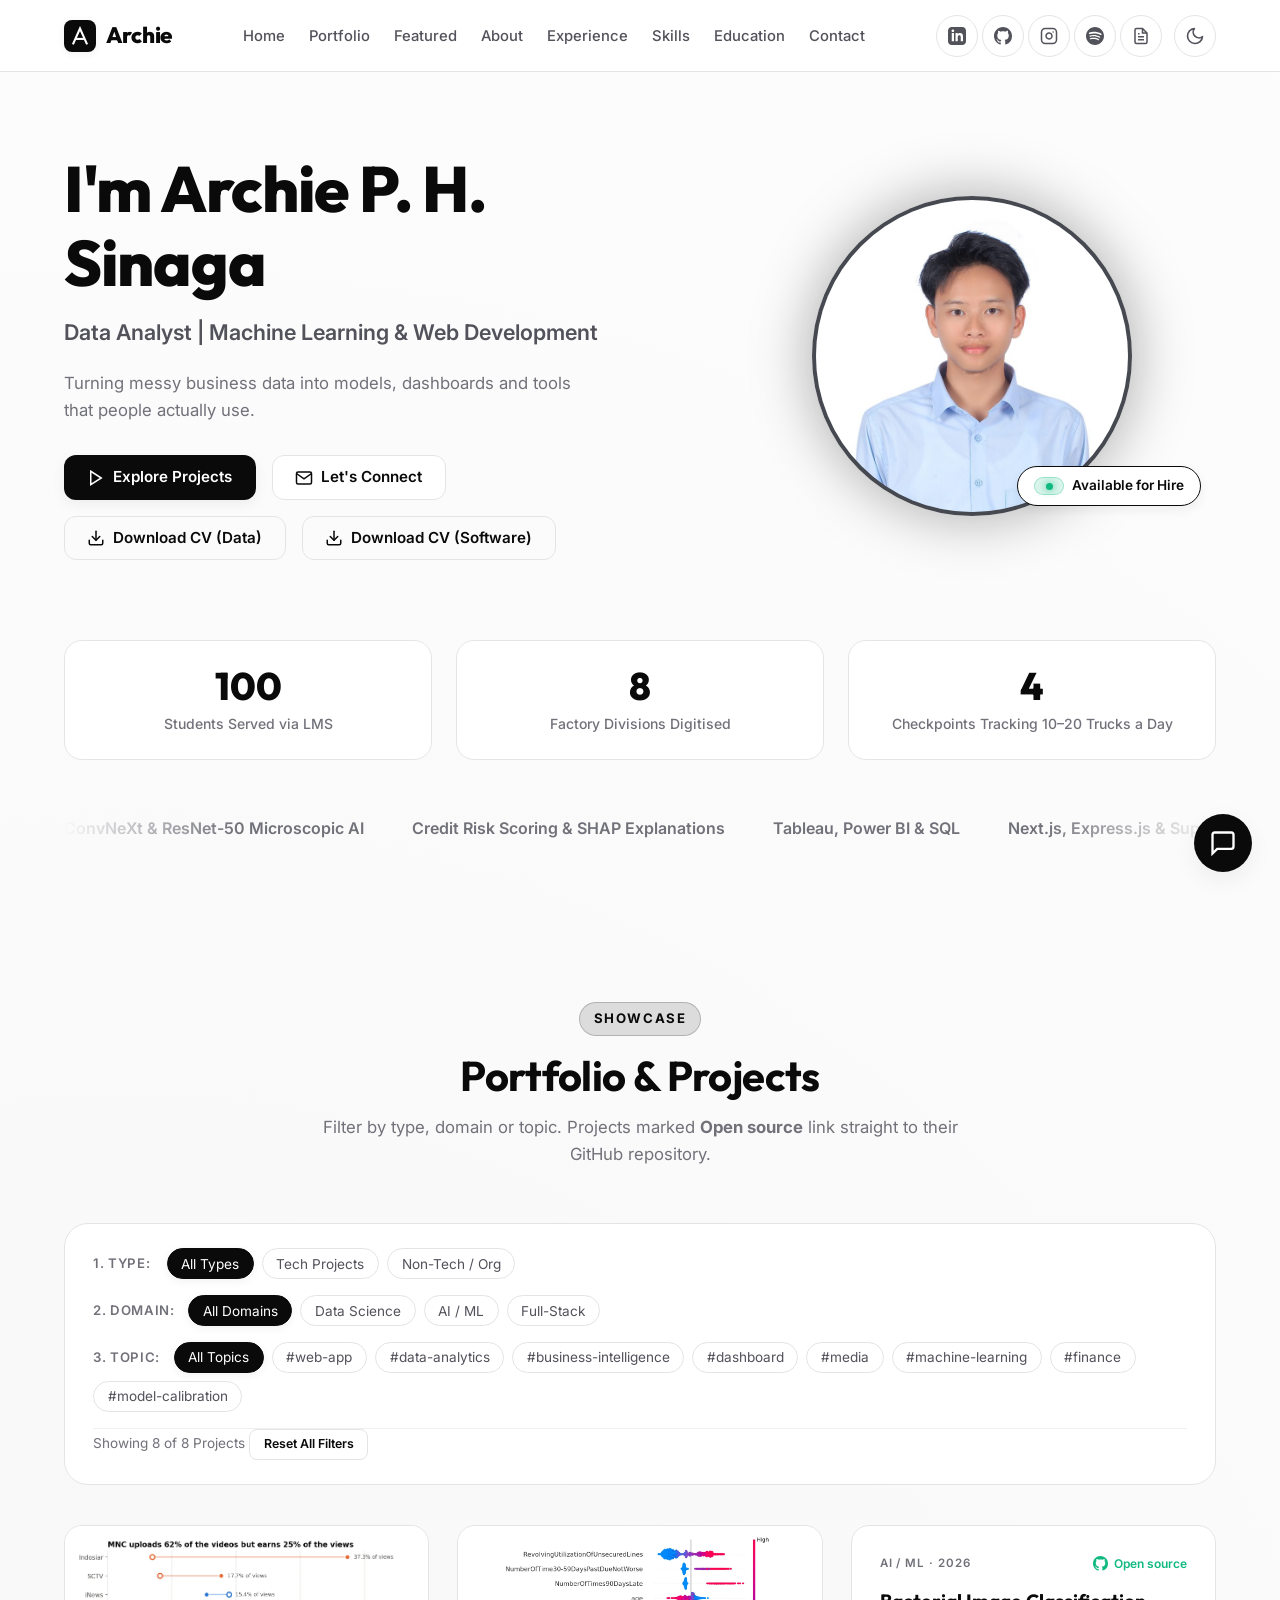
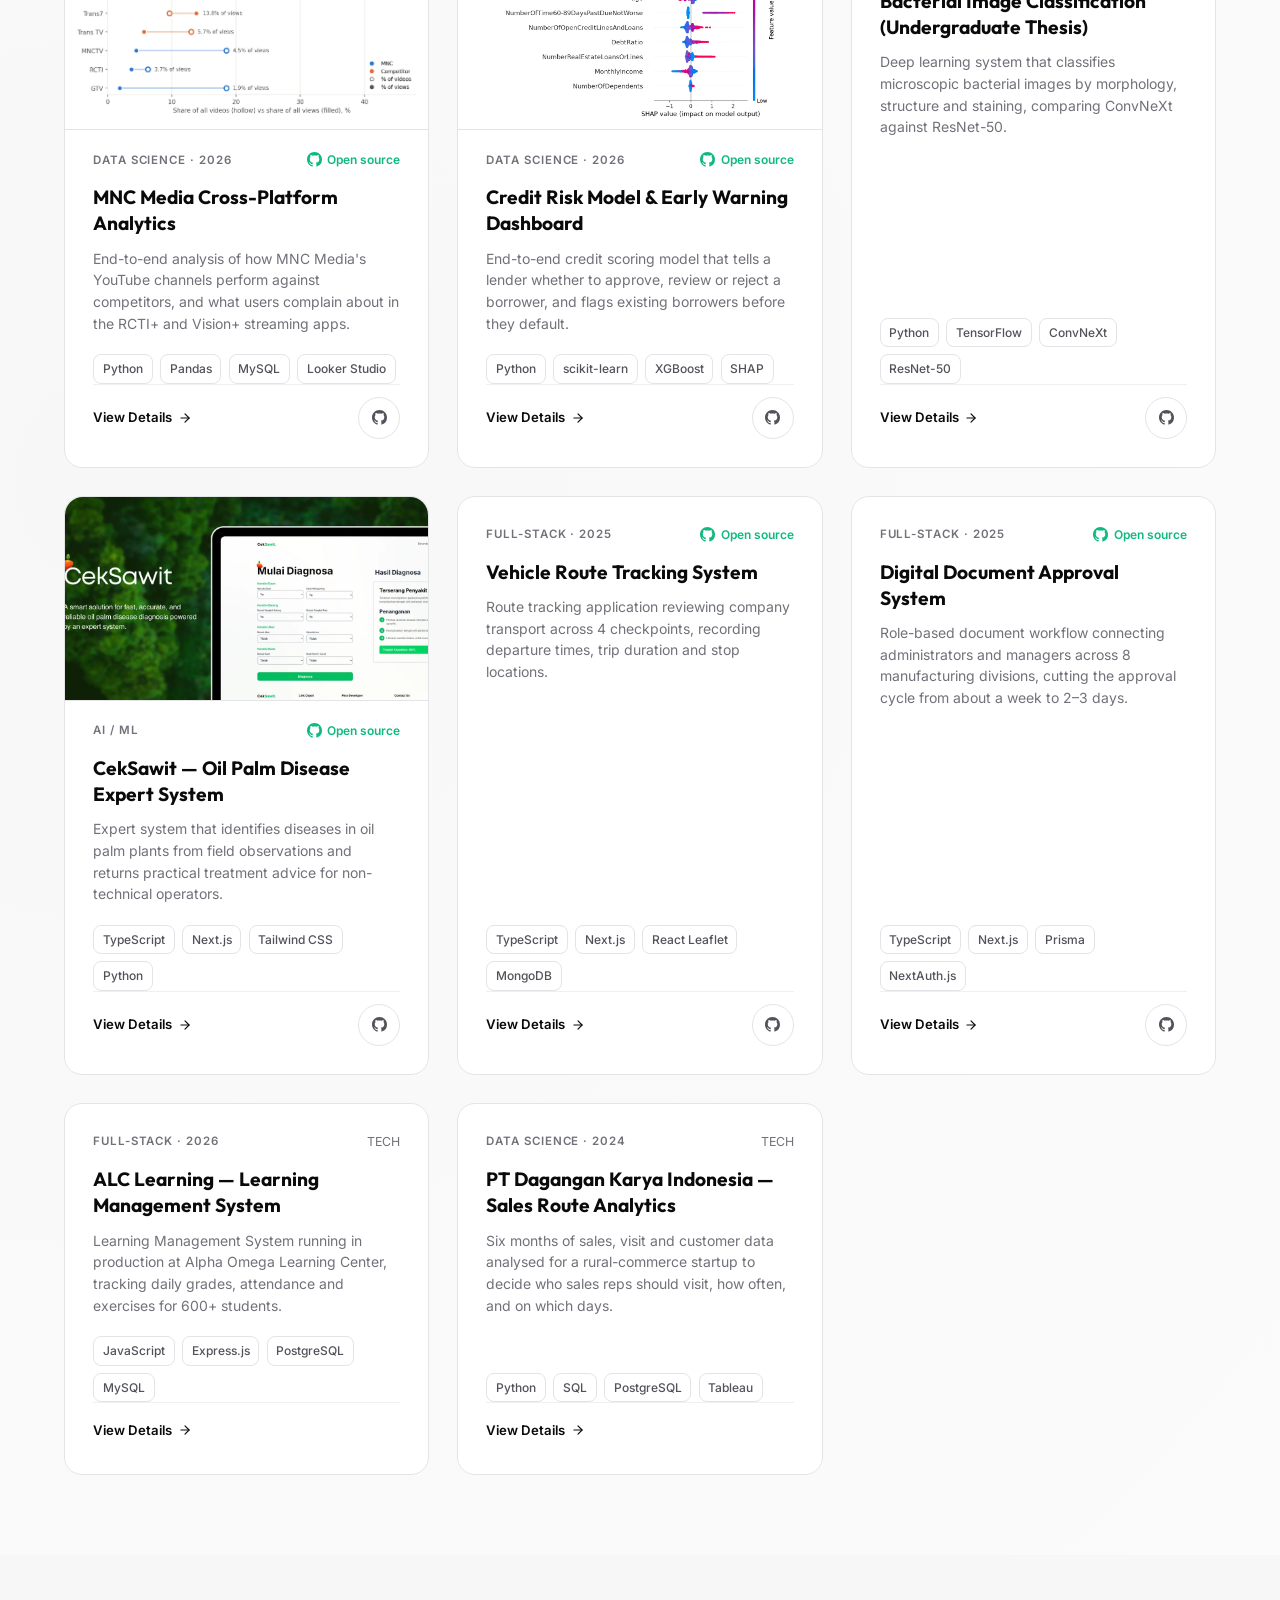
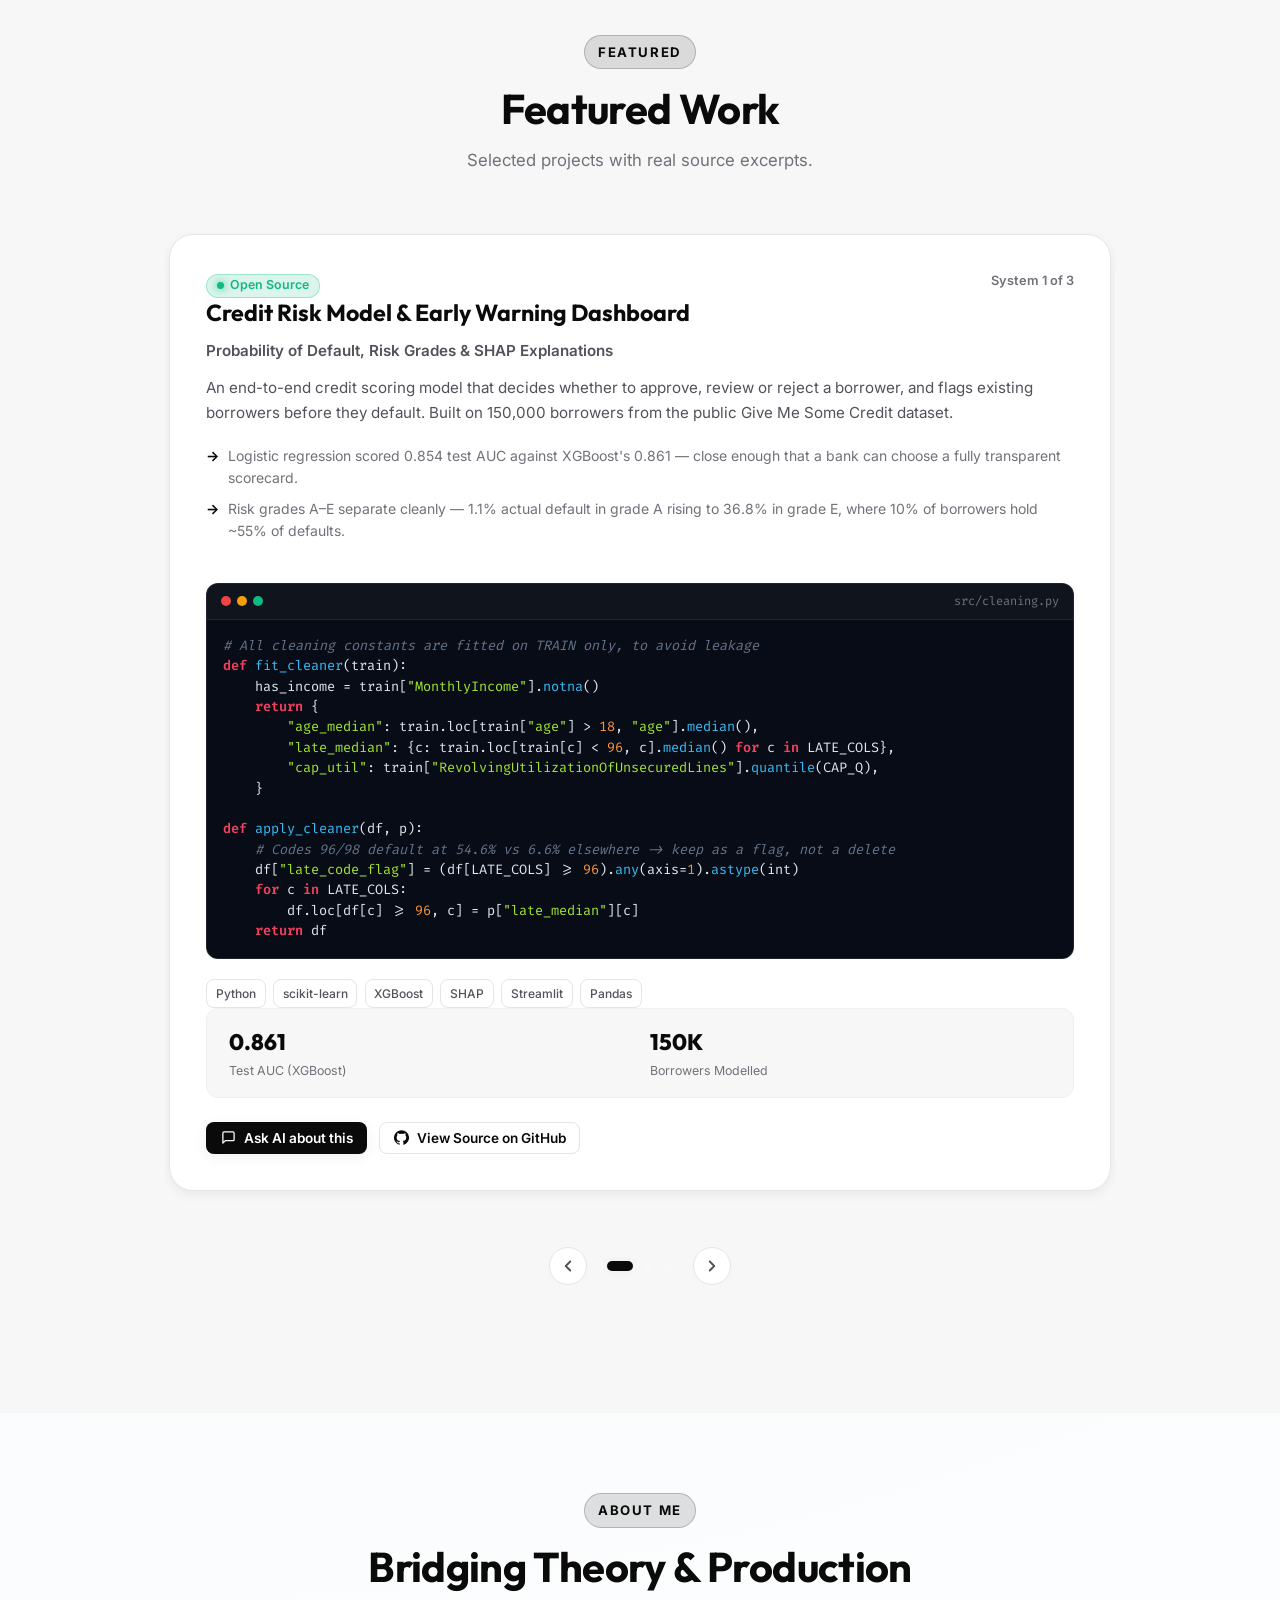
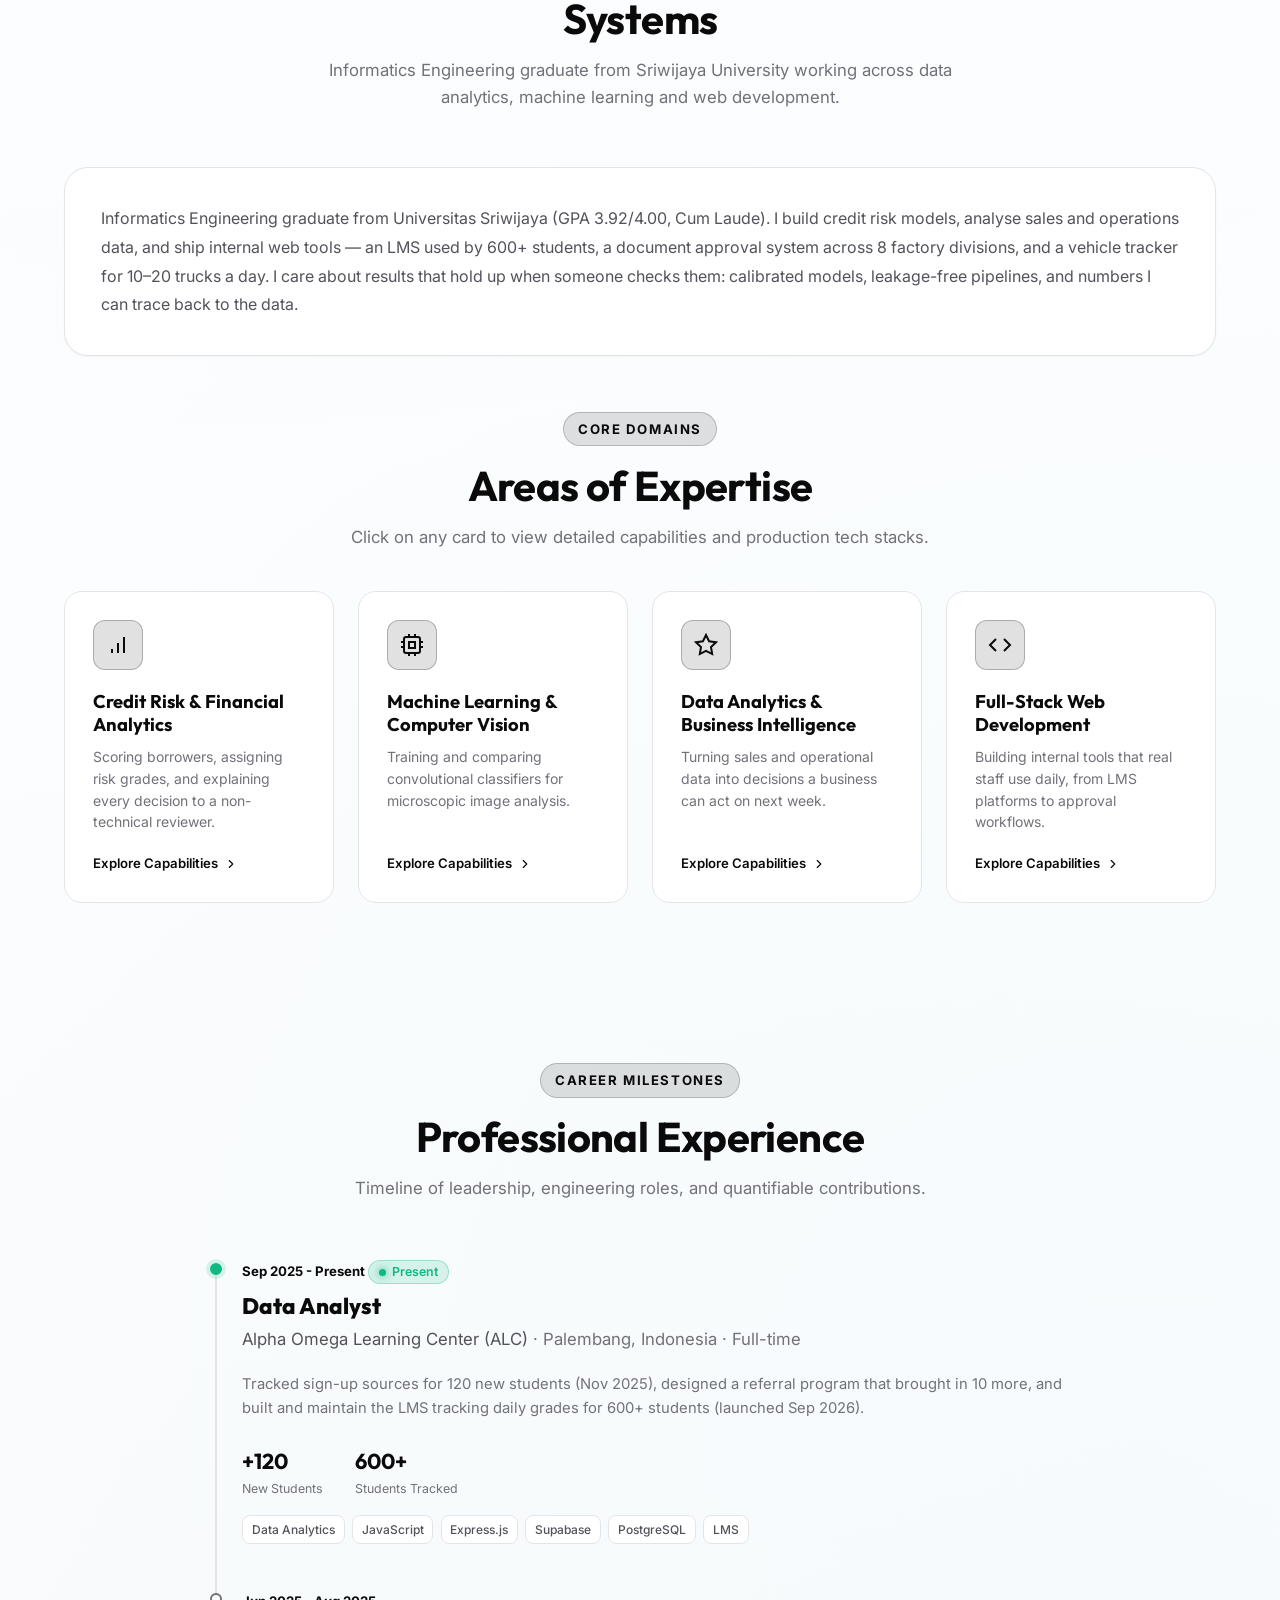
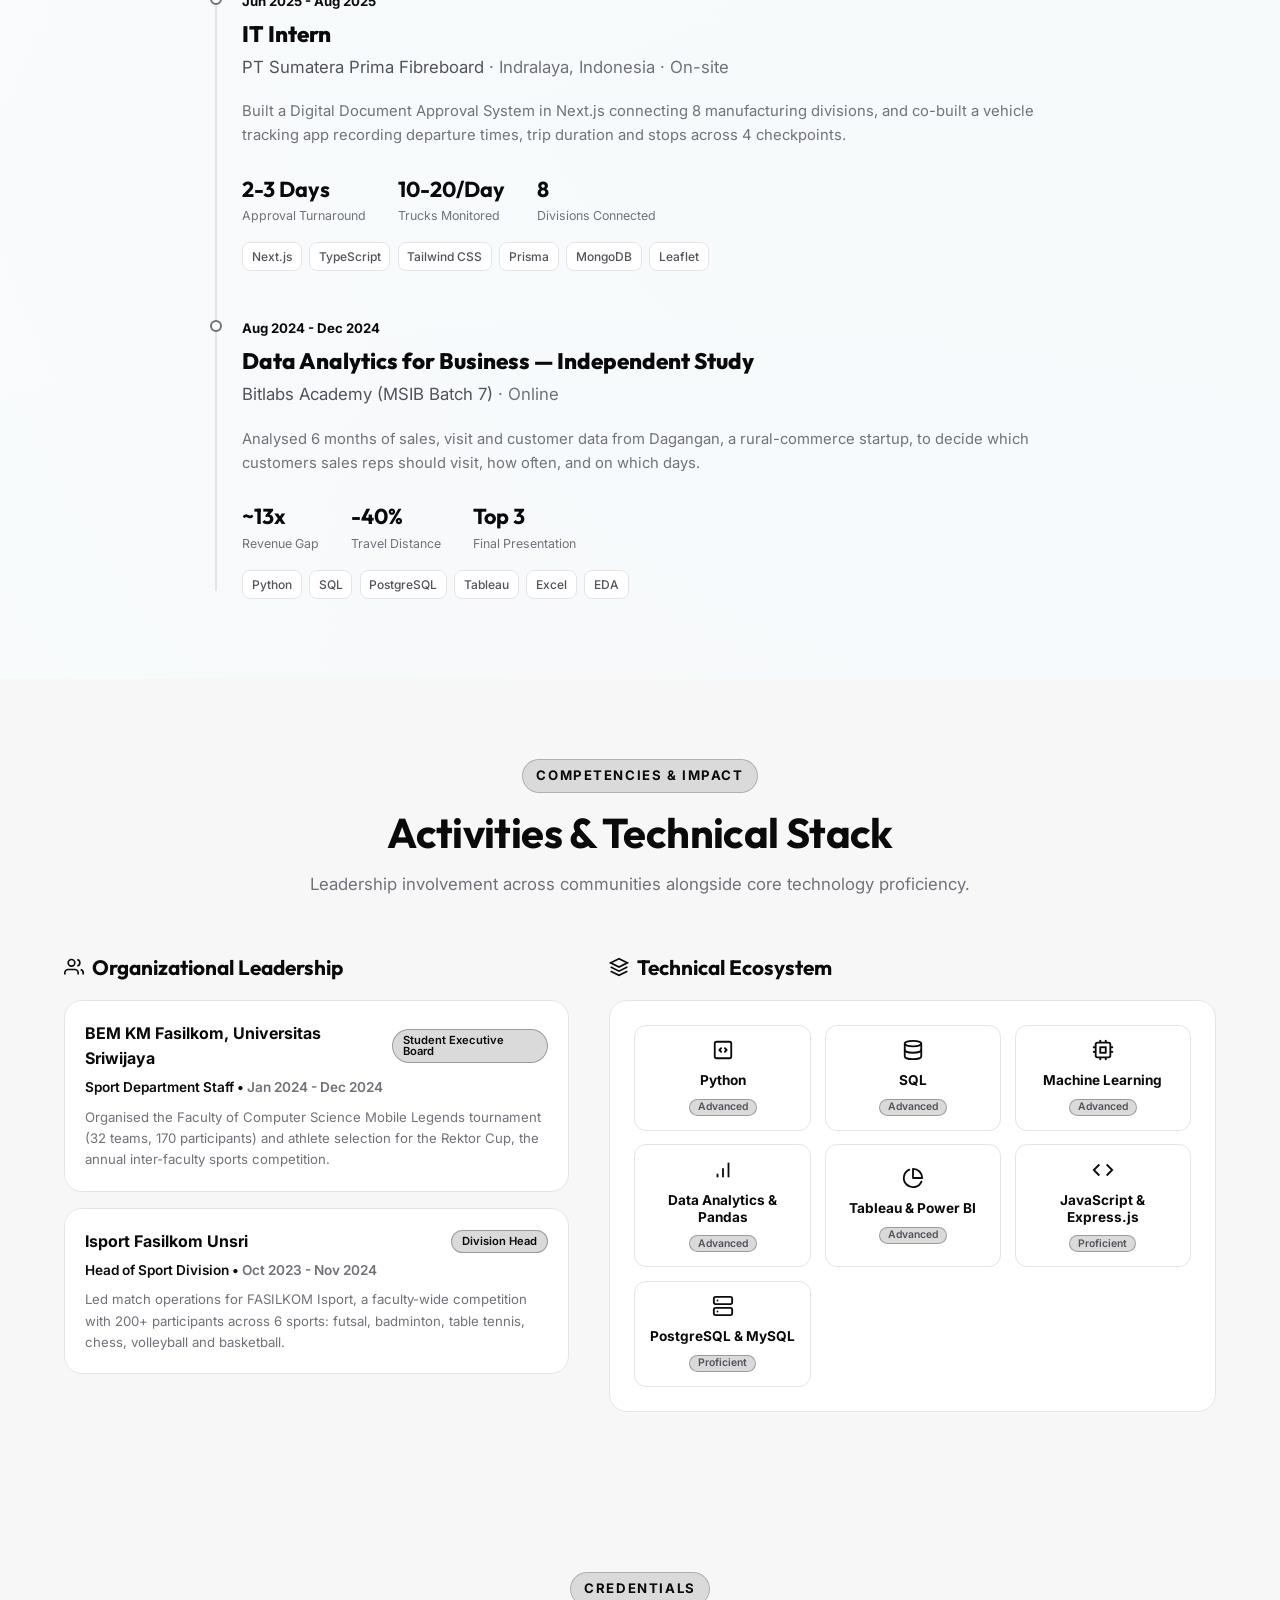
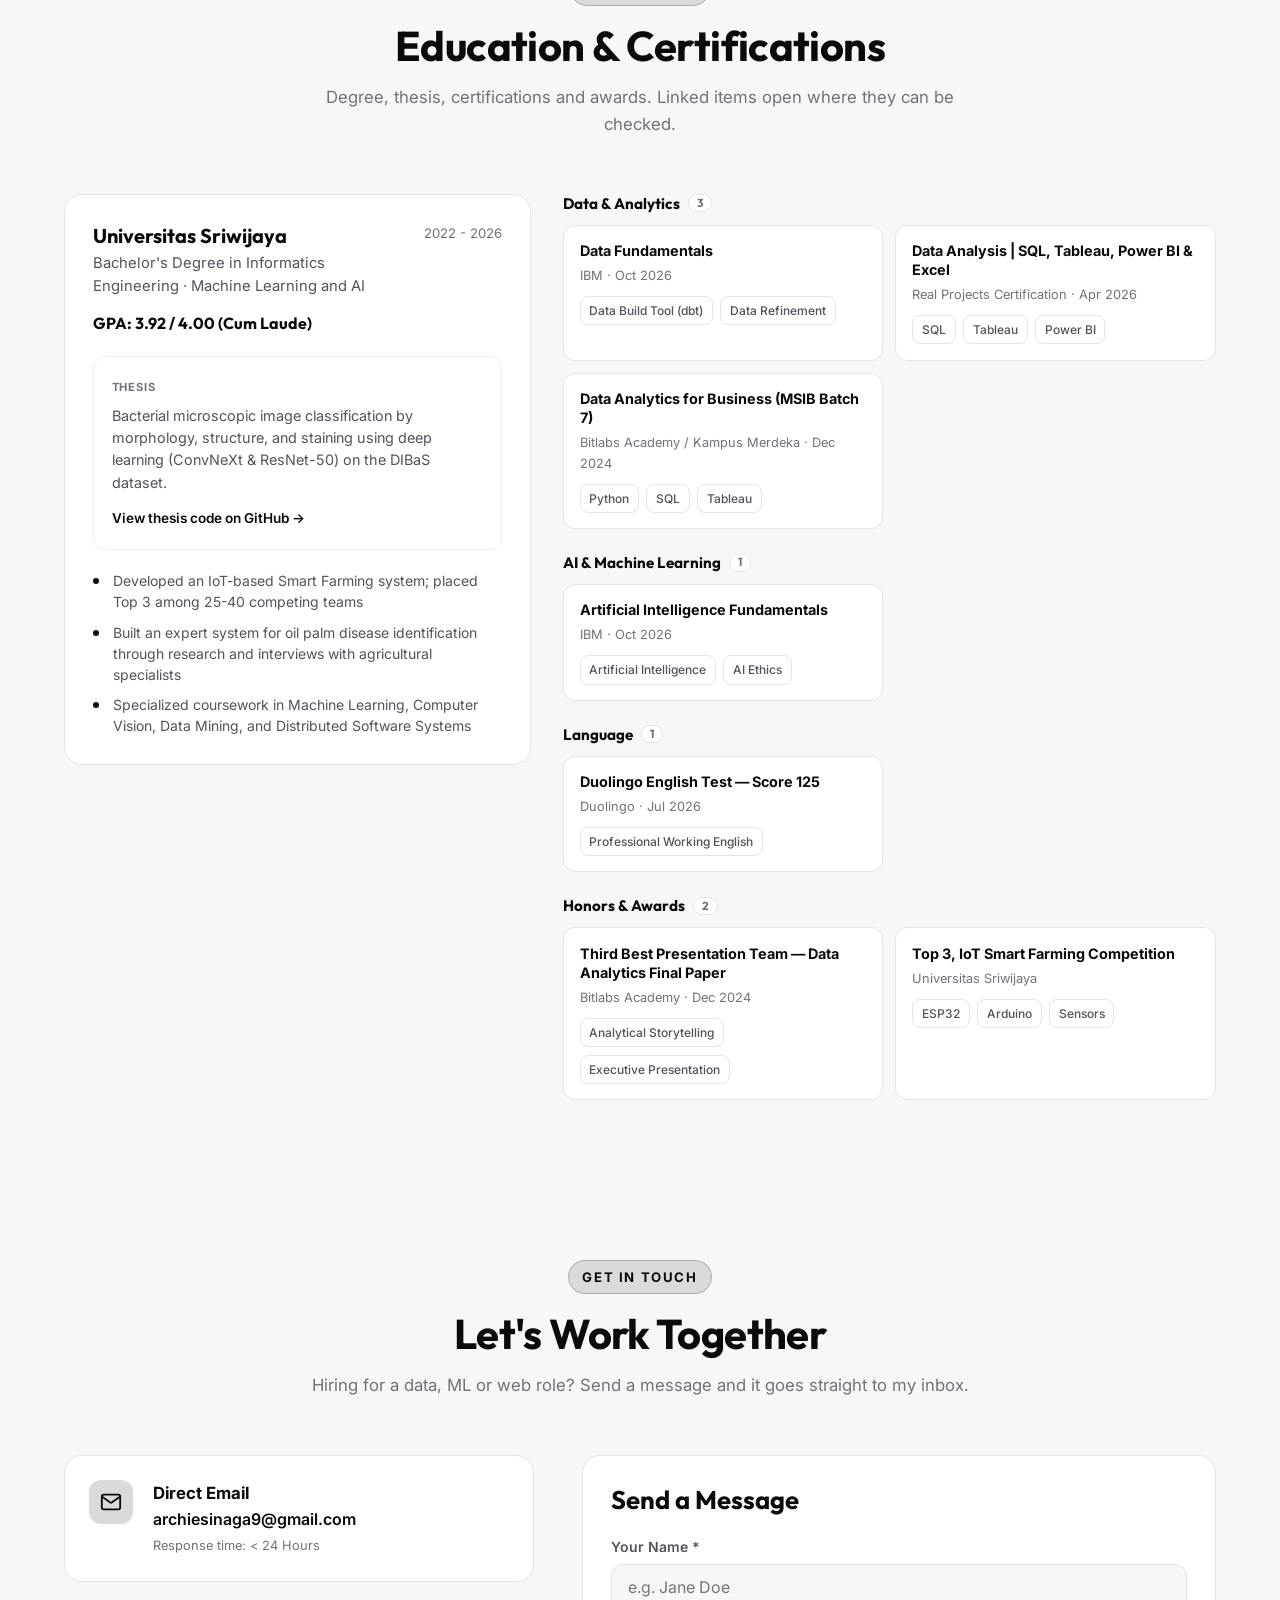
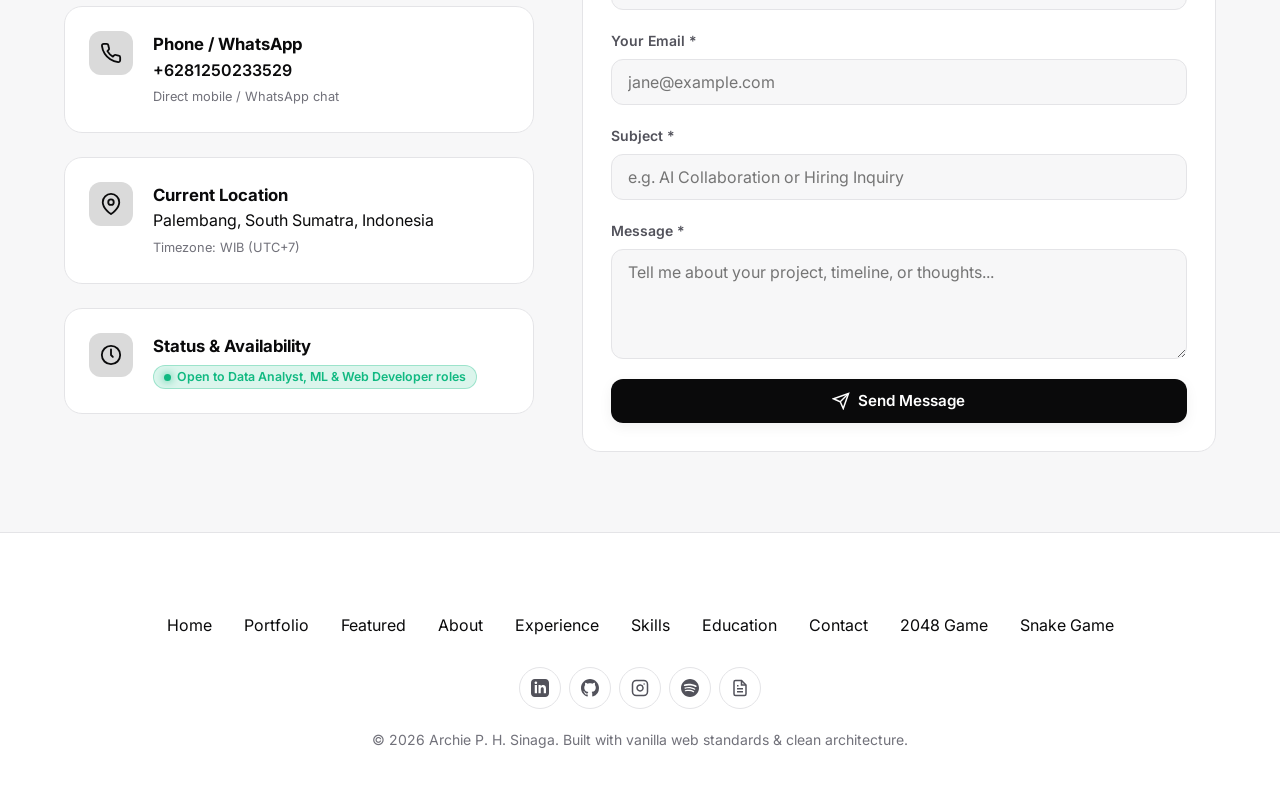
<file: index.html>
<!DOCTYPE html>
<html lang="en" data-theme="light">

<head>
  <meta charset="UTF-8">
  <meta name="viewport" content="width=device-width, initial-scale=1.0">
  <title>Archie P. H. Sinaga — Data Analyst | Machine Learning & Web Development</title>

  <!-- SEO Meta Tags -->
  <meta name="description"
    content="Personal portfolio of Archie P. H. Sinaga — Informatics Engineering Graduate from Sriwijaya University (GPA 3.92/4.00) working in data analytics, machine learning and web development — credit risk modelling, deep learning research and production web tools.">
  <meta name="keywords"
    content="Archie P. H. Sinaga, Data Analyst, Machine Learning, Credit Risk, Web Developer, Python, SQL, Tableau, Sriwijaya University, Palembang, Indonesia">
  <meta name="author" content="Archie P. H. Sinaga">
  <meta name="theme-color" content="#ffffff">
  <link rel="canonical" href="https://archiesinaga.github.io/">
  <link rel="icon" type="image/svg+xml" href="image/favicon.svg">

  <!-- Open Graph / Facebook -->
  <meta property="og:type" content="website">
  <meta property="og:url" content="https://archiesinaga.github.io/">
  <meta property="og:title" content="Archie P. H. Sinaga — Data Analyst | Machine Learning & Web Development">
  <meta property="og:description"
    content="Credit risk modelling, bacterial image classification with ConvNeXt, and web tools used by 600+ students and 8 factory divisions — with source code on GitHub.">
  <meta property="og:image" content="https://archiesinaga.github.io/image/avatar.jpeg">
  <meta property="og:image:alt" content="Portrait of Archie P. H. Sinaga">

  <!-- Twitter -->
  <meta name="twitter:card" content="summary_large_image">
  <meta name="twitter:title" content="Archie P. H. Sinaga — Data Analyst | Machine Learning & Web Development">
  <meta name="twitter:description"
    content="Credit risk modelling, bacterial image classification with ConvNeXt, and web tools used by 600+ students and 8 factory divisions — with source code on GitHub.">
  <meta name="twitter:image" content="https://archiesinaga.github.io/image/avatar.jpeg">

  <!-- Google Fonts Preload & Import -->
  <link rel="preconnect" href="https://fonts.googleapis.com">
  <link rel="preconnect" href="https://fonts.gstatic.com" crossorigin>
  <link
    href="https://fonts.googleapis.com/css2?family=Fira+Code:wght@400;500;600&family=Outfit:wght@500;600;700;800&family=Inter:wght@400;500;600;700&display=swap"
    rel="stylesheet">

  <!-- Stylesheets -->
  <link rel="stylesheet" href="css/tokens.css">
  <link rel="stylesheet" href="css/base.css">
  <link rel="stylesheet" href="css/components.css">
  <link rel="stylesheet" href="css/sections.css">

  <!-- Structured Data (JSON-LD) -->
  <script type="application/ld+json">
  {
    "@context": "https://schema.org",
    "@type": "Person",
    "name": "Archie P. H. Sinaga",
    "jobTitle": "Data Analyst | Machine Learning & Web Development",
    "description": "Informatics Engineering graduate from Sriwijaya University (GPA 3.92/4.00) with hands-on experience in website development, data analytics, machine learning, and process automation.",
    "alumniOf": "Universitas Sriwijaya",
    "url": "https://archiesinaga.github.io/",
    "sameAs": [
      "https://linkedin.com/in/archie-ph-sinaga/",
      "https://github.com/archiesinaga"
    ],
    "knowsAbout": [
      "Artificial Intelligence",
      "Machine Learning",
      "Credit Risk Modelling",
      "Data Analytics",
      "Web Development",
      "Computer Vision"
    ]
  }
  </script>
</head>

<body>

  <!-- Sticky Navbar -->
  <header class="navbar" id="main-navbar">
    <div class="container navbar-container">
      <a href="#home" class="nav-brand" aria-label="Archie P. H. Sinaga Home">
        <div class="brand-icon">
          <!-- Monogram "A": sharp apex, open legs, detached crossbar -->
          <svg width="20" height="20" viewBox="0 0 24 24" fill="none" stroke="currentColor" stroke-width="2.5"
            stroke-linecap="square" stroke-linejoin="miter" aria-hidden="true">
            <path d="M4 21L12 3l8 18" />
            <path d="M8.5 15.5h7" />
          </svg>
        </div>
        <span id="brand-name">Archie</span>
      </a>

      <!-- Navigation Links -->
      <nav>
        <ul class="nav-menu" id="nav-menu">
          <li><a href="#home" class="nav-link active">Home</a></li>
          <li><a href="#portfolio" class="nav-link">Portfolio</a></li>
          <li><a href="#news" class="nav-link">Featured</a></li>
          <li><a href="#about" class="nav-link">About</a></li>
          <li><a href="#experience" class="nav-link">Experience</a></li>
          <li><a href="#skills" class="nav-link">Skills</a></li>
          <li><a href="#credentials" class="nav-link">Education</a></li>
          <li><a href="#contact" class="nav-link">Contact</a></li>
        </ul>
      </nav>

      <!-- Action Items: Socials, Theme Toggle, Mobile Button -->
      <div class="nav-actions">
        <div id="nav-socials" class="d-flex" style="gap: 0.4rem;">
          <!-- Dynamically populated from profile.json -->
        </div>

        <button class="btn btn-icon" id="theme-toggle-btn" aria-label="Toggle Dark/Light Mode">
          <!-- Populated by theme.js -->
        </button>

        <button class="hamburger-btn" id="hamburger-btn" aria-label="Open mobile navigation menu">
          <svg width="24" height="24" viewBox="0 0 24 24" fill="none" stroke="currentColor" stroke-width="2">
            <line x1="3" y1="12" x2="21" y2="12" />
            <line x1="3" y1="6" x2="21" y2="6" />
            <line x1="3" y1="18" x2="21" y2="18" />
          </svg>
        </button>
      </div>
    </div>
  </header>

  <main>
    <!-- 1. Hero Section -->
    <section id="home" class="hero-section">

      <div class="container hero-grid">
        <div class="hero-content">
          <h1 class="hero-name" id="hero-name">I'm Archie P. H. Sinaga</h1>
          <div class="hero-role" id="hero-role">Data Analyst | Machine Learning & Web Development</div>
          <p class="hero-motto" id="hero-motto">
            Turning messy business data into models, dashboards and tools that people actually use.
          </p>

          <div class="hero-ctas">
            <a href="#portfolio" class="btn btn-primary">
              <svg width="18" height="18" viewBox="0 0 24 24" fill="none" stroke="currentColor" stroke-width="2">
                <polygon points="5 3 19 12 5 21 5 3" />
              </svg>
              Explore Projects
            </a>
            <a href="#contact" class="btn btn-secondary">
              <svg width="18" height="18" viewBox="0 0 24 24" fill="none" stroke="currentColor" stroke-width="2">
                <path d="M4 4h16c1.1 0 2 .9 2 2v12c0 1.1-.9 2-2 2H4c-1.1 0-2-.9-2-2V6c0-1.1.9-2 2-2z" />
                <polyline points="22,6 12,13 2,6" />
              </svg>
              Let's Connect
            </a>
            <a href="cv/CV_Archie_P_H_Sinaga_Data.pdf" class="btn btn-outline" download="CV_Archie_P_H_Sinaga_Data.pdf">
              <svg width="18" height="18" viewBox="0 0 24 24" fill="none" stroke="currentColor" stroke-width="2" stroke-linecap="round" stroke-linejoin="round">
                <path d="M21 15v4a2 2 0 0 1-2 2H5a2 2 0 0 1-2-2v-4" />
                <polyline points="7 10 12 15 17 10" />
                <line x1="12" y1="15" x2="12" y2="3" />
              </svg>
              Download CV (Data)
            </a>
            <a href="cv/CV_Archie_P_H_Sinaga_Software.pdf" class="btn btn-outline" download="CV_Archie_P_H_Sinaga_Software.pdf">
              <svg width="18" height="18" viewBox="0 0 24 24" fill="none" stroke="currentColor" stroke-width="2" stroke-linecap="round" stroke-linejoin="round">
                <path d="M21 15v4a2 2 0 0 1-2 2H5a2 2 0 0 1-2-2v-4" />
                <polyline points="7 10 12 15 17 10" />
                <line x1="12" y1="15" x2="12" y2="3" />
              </svg>
              Download CV (Software)
            </a>
          </div>
        </div>

        <div class="hero-avatar-wrapper">
          <div class="hero-avatar-frame" id="hero-avatar-frame">
            <img src="image/avatar.jpeg" alt="Archie P. H. Sinaga Profile Avatar" class="hero-avatar-img">
          </div>
          <div class="hero-badge-floating">
            <span class="badge badge-live"></span>
            <span>Available for Hire</span>
          </div>
        </div>
      </div>
    </section>

    <!-- 2. Intro + Stats + Marquee -->
    <section id="stats" class="stats-section">
      <div class="container">
        <div class="stats-grid" id="stats-grid-container">
          <!-- Dynamically populated from profile.json -->
        </div>

        <!-- Infinite Logo / Tech Marquee -->
        <div class="marquee-container" aria-hidden="true">
          <div class="marquee-track">
            <span class="marquee-item">ConvNeXt & ResNet-50 Microscopic AI</span>
            <span class="marquee-item">Credit Risk Scoring & SHAP Explanations</span>
            <span class="marquee-item">Tableau, Power BI & SQL</span>
            <span class="marquee-item">Next.js, Express.js & Supabase</span>
            <span class="marquee-item">Sriwijaya University (GPA 3.92)</span>
            <!-- Repeat once for smooth loop -->
            <span class="marquee-item">ConvNeXt & ResNet-50 Microscopic AI</span>
            <span class="marquee-item">Credit Risk Scoring & SHAP Explanations</span>
            <span class="marquee-item">Tableau, Power BI & SQL</span>
            <span class="marquee-item">Next.js, Express.js & Supabase</span>
            <span class="marquee-item">Sriwijaya University (GPA 3.92)</span>
          </div>
        </div>
      </div>
    </section>

    <!-- 3. Portfolio & Projects -->
    <section id="portfolio" class="portfolio-section">
      <div class="container">
        <div class="section-header">
          <span class="section-tag">Showcase</span>
          <h2 class="section-title">Portfolio & Projects</h2>
          <p class="section-desc">Filter by type, domain or topic. Projects marked <strong>Open source</strong> link straight to their GitHub repository.</p>
        </div>

        <!-- 3-level filter, built by filters.js -->
        <div class="portfolio-filters-wrap" id="project-filter-bar" role="group" aria-label="Filter projects"></div>

        <!-- Project Cards Grid -->
        <div class="projects-grid" id="projects-grid-container">
          <!-- Populated by filters.js from projects.json -->
        </div>
      </div>
    </section>

    <!-- 4. Featured Work -->
    <section id="news" class="news-section">
      <div class="container">
        <div class="section-header">
          <span class="section-tag">Featured</span>
          <h2 class="section-title">Featured Work</h2>
          <p class="section-desc">Selected projects with real source excerpts.</p>
        </div>

        <!-- Featured Active Projects Swiper Carousel -->
        <div id="active-projects-container">
          <!-- Populated by ActiveSystemsCarousel -->
        </div>
      </div>
    </section>

    <!-- 5. About Me & Areas of Expertise -->
    <section id="about" class="about-section">
      <div class="container">
        <div class="section-header">
          <span class="section-tag">About Me</span>
          <h2 class="section-title">Bridging Theory & Production Systems</h2>
          <p class="section-desc">Informatics Engineering graduate from Sriwijaya University working across data analytics, machine learning and web development.</p>
        </div>

        <div class="about-pitch-card">
          <p id="about-text">
            Informatics Engineering graduate from Universitas Sriwijaya (GPA 3.92/4.00, Cum Laude) working across data analytics, machine learning and web development.
          </p>
        </div>

        <div class="section-header" style="margin-bottom: 2.5rem;">
          <span class="section-tag">Core Domains</span>
          <h2 class="section-title">Areas of Expertise</h2>
          <p class="section-desc">Click on any card to view detailed capabilities and production tech stacks.</p>
        </div>

        <div class="expertise-grid" id="expertise-grid-container">
          <!-- Populated from expertise.json -->
        </div>
      </div>
    </section>


    <!-- 5. Professional Experience -->
    <section id="experience" class="experience-section">
      <div class="container">
        <div class="section-header">
          <span class="section-tag">Career Milestones</span>
          <h2 class="section-title">Professional Experience</h2>
          <p class="section-desc">Timeline of leadership, engineering roles, and quantifiable contributions.</p>
        </div>

        <div id="exp-carousel-container">
          <!-- Populated by carousel.js from experience.json -->
        </div>
      </div>
    </section>

    <!-- 6. Activities & Skills -->
    <section id="skills" class="skills-section">
      <div class="container">
        <div class="section-header">
          <span class="section-tag">Competencies & Impact</span>
          <h2 class="section-title">Activities & Technical Stack</h2>
          <p class="section-desc">Leadership involvement across communities alongside core technology proficiency.</p>
        </div>

        <div class="skills-dual-grid">
          <!-- Left Column: Leadership & Organizations -->
          <div>
            <h3 style="font-size: 1.3rem; margin-bottom: 1.25rem; display: flex; align-items: center; gap: 0.5rem;">
              <svg width="20" height="20" viewBox="0 0 24 24" fill="none" stroke="currentColor" stroke-width="2"
                style="color: var(--accent-primary);">
                <path d="M17 21v-2a4 4 0 0 0-4-4H5a4 4 0 0 0-4 4v2" />
                <circle cx="9" cy="7" r="4" />
                <path d="M23 21v-2a4 4 0 0 0-3-3.87" />
                <path d="M16 3.13a4 4 0 0 1 0 7.75" />
              </svg>
              Organizational Leadership
            </h3>
            <div class="org-list" id="org-list-container">
              <!-- Populated from organizations.json -->
            </div>
          </div>

          <!-- Right Column: Skills & Education & Certs -->
          <div>
            <h3 style="font-size: 1.3rem; margin-bottom: 1.25rem; display: flex; align-items: center; gap: 0.5rem;">
              <svg width="20" height="20" viewBox="0 0 24 24" fill="none" stroke="currentColor" stroke-width="2"
                style="color: var(--accent-primary);">
                <polygon points="12 2 2 7 12 12 22 7 12 2" />
                <polyline points="2 17 12 22 22 17" />
                <polyline points="2 12 12 17 22 12" />
              </svg>
              Technical Ecosystem
            </h3>
            <div id="skills-categorized-container">
              <!-- Populated from skills.json -->
            </div>
          </div>
        </div>
      </div>
    </section>

    <!-- 7. Education & Certifications -->
    <section id="credentials" class="credentials-section">
      <div class="container">
        <div class="section-header">
          <span class="section-tag">Credentials</span>
          <h2 class="section-title">Education & Certifications</h2>
          <p class="section-desc">Degree, thesis, certifications and awards. Linked items open where they can be checked.</p>
        </div>

        <div class="credentials-grid">
          <div id="education-container">
            <!-- Populated from education.json -->
          </div>
          <div id="certs-container">
            <!-- Populated from certifications.json -->
          </div>
        </div>
      </div>
    </section>


    <!-- 8. Contact Section ("LET'S WORK TOGETHER") -->
    <section id="contact" class="contact-section">
      <div class="container">
        <div class="section-header">
          <span class="section-tag">Get In Touch</span>
          <h2 class="section-title">Let's Work Together</h2>
          <p class="section-desc">Hiring for a data, ML or web role? Send a message and it goes straight to my inbox.</p>
        </div>

        <div class="contact-dual-grid">
          <div class="contact-info-panel" id="contact-info-list">
            <!-- Populated from profile.json -->
          </div>

          <!-- Interactive Contact Form -->
          <div class="card">
            <h3 style="margin-bottom: 1.25rem;">Send a Message</h3>
            <form id="contact-form">
              <div class="form-group">
                <label for="contact-name" class="form-label">Your Name *</label>
                <input type="text" id="contact-name" name="name" autocomplete="name" class="form-control" required placeholder="e.g. Jane Doe">
              </div>

              <div class="form-group">
                <label for="contact-email" class="form-label">Your Email *</label>
                <input type="email" id="contact-email" name="email" autocomplete="email" class="form-control" required placeholder="jane@example.com">
              </div>

              <div class="form-group">
                <label for="contact-subject" class="form-label">Subject *</label>
                <input type="text" id="contact-subject" name="subject" class="form-control" required
                  placeholder="e.g. AI Collaboration or Hiring Inquiry">
              </div>

              <div class="form-group">
                <label for="contact-message" class="form-label">Message *</label>
                <textarea id="contact-message" name="message" class="form-control" required
                  placeholder="Tell me about your project, timeline, or thoughts..."></textarea>
              </div>

              <!-- Spam honeypot: hidden from people, filled in by bots -->
              <input type="text" name="_gotcha" tabindex="-1" autocomplete="off" aria-hidden="true" class="visually-hidden">

              <div id="contact-form-feedback" class="form-feedback" role="status" aria-live="polite" hidden></div>

              <button type="submit" class="btn btn-primary" style="width: 100%;">
                <svg width="18" height="18" viewBox="0 0 24 24" fill="none" stroke="currentColor" stroke-width="2">
                  <line x1="22" y1="2" x2="11" y2="13" />
                  <polygon points="22 2 15 22 11 13 2 9 22 2" />
                </svg>
                Send Message
              </button>
            </form>
          </div>
        </div>
      </div>
    </section>
  </main>

  <!-- 10. Footer -->
  <footer class="footer">
    <div class="container">
      <nav class="footer-nav" aria-label="Footer Navigation">
        <a href="#home">Home</a>
        <a href="#portfolio">Portfolio</a>
        <a href="#news">Featured</a>
        <a href="#about">About</a>
        <a href="#experience">Experience</a>
        <a href="#skills">Skills</a>
        <a href="#credentials">Education</a>
        <a href="#contact">Contact</a>
        <a href="2048/">2048 Game</a>
        <a href="Snake/">Snake Game</a>
      </nav>

      <div id="footer-socials" class="footer-socials" aria-label="Social links"></div>

      <p class="footer-copy">
        © <span id="footer-year">2026</span> Archie P. H. Sinaga. Built with vanilla web standards & clean architecture.
      </p>
    </div>
  </footer>

  <!-- Right Rail Section Indicator Dots -->
  <nav class="section-nav-dots" aria-label="Section Navigation Dots">
    <a href="#home" class="nav-dot active" data-target="home" aria-label="Go to Home section">
      <span class="nav-dot-tooltip">Home</span>
    </a>
    <a href="#portfolio" class="nav-dot" data-target="portfolio" aria-label="Go to Portfolio section">
      <span class="nav-dot-tooltip">Portfolio</span>
    </a>
    <a href="#news" class="nav-dot" data-target="news" aria-label="Go to Featured section">
      <span class="nav-dot-tooltip">Featured</span>
    </a>
    <a href="#about" class="nav-dot" data-target="about" aria-label="Go to About section">
      <span class="nav-dot-tooltip">About</span>
    </a>
    <a href="#experience" class="nav-dot" data-target="experience" aria-label="Go to Experience section">
      <span class="nav-dot-tooltip">Experience</span>
    </a>
    <a href="#skills" class="nav-dot" data-target="skills" aria-label="Go to Skills section">
      <span class="nav-dot-tooltip">Skills</span>
    </a>
    <a href="#credentials" class="nav-dot" data-target="credentials" aria-label="Go to Education section">
      <span class="nav-dot-tooltip">Education</span>
    </a>
    <a href="#contact" class="nav-dot" data-target="contact" aria-label="Go to Contact section">
      <span class="nav-dot-tooltip">Contact</span>
    </a>
  </nav>

  <!-- Back to Top Button -->
  <button class="back-to-top" id="back-to-top-btn" aria-label="Back to top">
    <svg width="20" height="20" viewBox="0 0 24 24" fill="none" stroke="currentColor" stroke-width="2.5">
      <polyline points="18 15 12 9 6 15" />
    </svg>
  </button>

  <!-- Generic Global Modal Component -->
  <div class="modal-overlay" id="global-modal-overlay" role="dialog" aria-modal="true" aria-hidden="true">
    <div class="modal-dialog">
      <div class="modal-header">
        <h3 class="modal-title" id="global-modal-title">Modal Title</h3>
        <button class="modal-close-btn" id="global-modal-close-btn" aria-label="Close dialog">×</button>
      </div>
      <div class="modal-body" id="global-modal-body">
        <!-- Injected dynamically -->
      </div>
    </div>
  </div>

  <!-- Floating Chatbot Widget -->
  <button class="chatbot-trigger" id="chatbot-trigger" aria-label="Chat with Archie's AI Assistant"
    title="Chat with Archie's AI Assistant">
    <svg width="28" height="28" viewBox="0 0 24 24" fill="none" stroke="currentColor" stroke-width="2">
      <path d="M21 15a2 2 0 0 1-2 2H7l-4 4V5a2 2 0 0 1 2-2h14a2 2 0 0 1 2 2z" />
    </svg>
  </button>

  <div class="chatbot-panel" id="chatbot-panel" role="dialog" aria-label="Archie AI Assistant" aria-hidden="true">
    <div class="chatbot-header">
      <div class="chatbot-header-info">
        <div class="chatbot-avatar">AI</div>
        <div>
          <div style="font-weight: 700; font-size: 0.95rem;">Archie AI Assistant</div>
          <div style="font-size: 0.725rem; color: var(--accent-success); display: flex; align-items: center; gap: 4px;">
            <span style="width: 6px; height: 6px; border-radius: 50%; background: var(--accent-success);"></span>
            Online & Ready
          </div>
        </div>
      </div>
      <div class="d-flex align-items-center" style="gap: 0.5rem;">
        <select id="chatbot-lang-select" aria-label="Assistant language"
          style="background: var(--bg-elevated); color: var(--text-primary); border: 1px solid var(--surface-border); border-radius: 6px; font-size: 0.75rem; padding: 2px 4px;">
          <option value="EN">EN</option>
          <option value="ID">ID</option>
          <option value="ZH">ZH</option>
          <option value="AR">AR</option>
          <option value="JA">JA</option>
        </select>
        <button id="chatbot-close-btn" class="chatbot-close-btn" aria-label="Close assistant">✕</button>
      </div>
    </div>

    <div class="chatbot-messages" id="chatbot-messages">
      <!-- Chat messages appended dynamically -->
    </div>

    <!-- Quick Prompt Chips -->
    <div class="chat-chips">
      <button class="chat-chip" data-query="What is Archie's primary tech stack?">Tech Stack</button>
      <button class="chat-chip" data-query="What projects has Archie built?">Key Projects</button>
      <button class="chat-chip" data-query="Tell me about the credit risk model">Credit Risk Model</button>
      <button class="chat-chip" data-query="What is Archie's work experience?">Experience</button>
      <button class="chat-chip" data-query="How can I contact or hire Archie?">Contact Info</button>
    </div>

    <div class="chatbot-input-bar">
      <input type="text" id="chatbot-input" placeholder="Ask about projects, skills, background..."
        aria-label="Type your message to the AI assistant">
      <button class="btn btn-primary btn-sm" id="chatbot-send-btn" aria-label="Send message">
        <svg width="16" height="16" viewBox="0 0 24 24" fill="none" stroke="currentColor" stroke-width="2">
          <line x1="22" y1="2" x2="11" y2="13" />
          <polygon points="22 2 15 22 11 13 2 9 22 2" />
        </svg>
      </button>
    </div>
  </div>

  <!-- Master JavaScript Application -->
  <script type="module" src="js/main.js"></script>
</body>

</html>
</file>
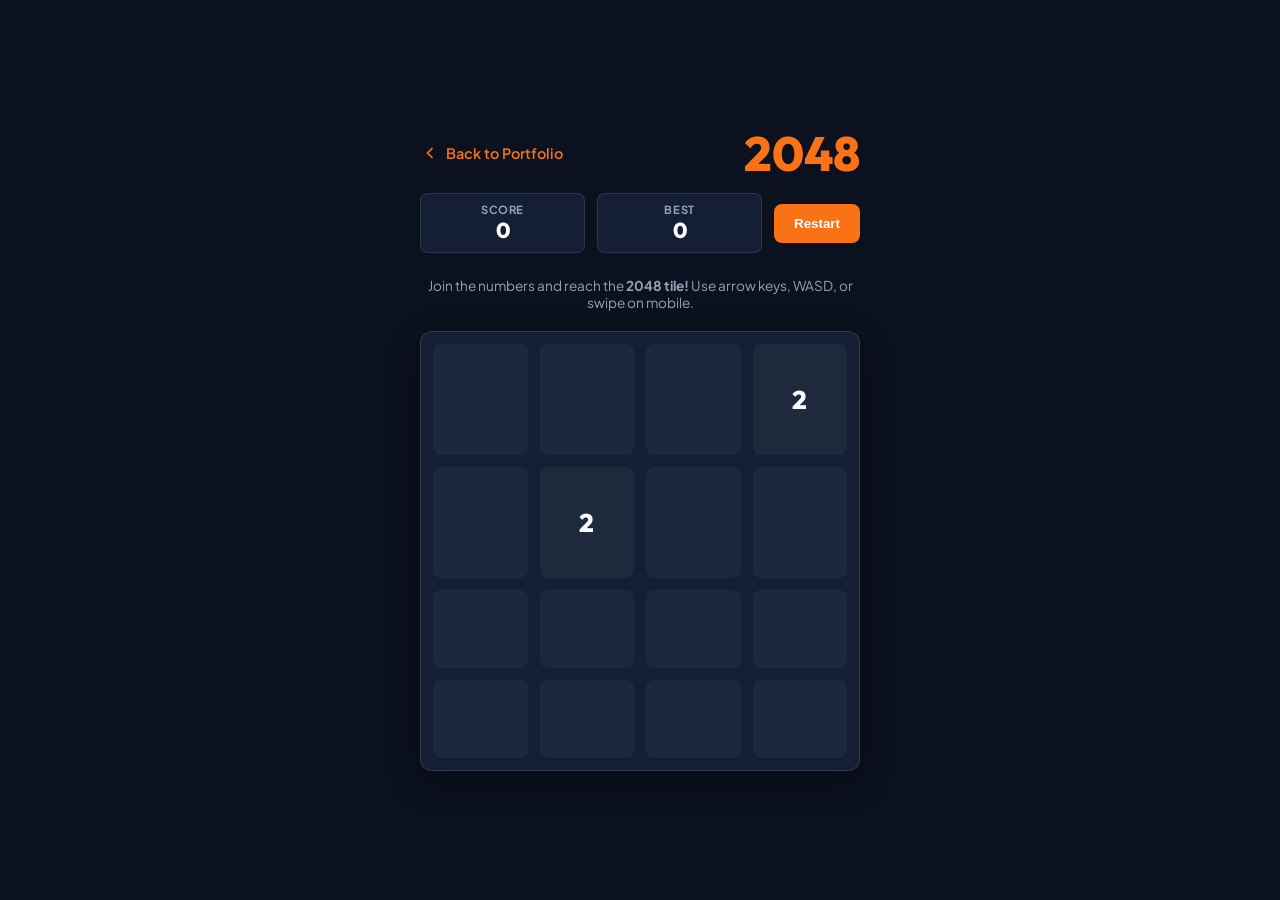
<file: 2048/index.html>
<!DOCTYPE html>
<html lang="en">
<head>
  <meta charset="UTF-8">
  <meta name="viewport" content="width=device-width, initial-scale=1.0">
  <title>2048 Prehistoric Edition | Archie's Arcade</title>
  <link rel="preconnect" href="https://fonts.googleapis.com">
  <link rel="preconnect" href="https://fonts.gstatic.com" crossorigin>
  <link href="https://fonts.googleapis.com/css2?family=Outfit:wght@600;700;800&family=Plus+Jakarta+Sans:wght@500;700&display=swap" rel="stylesheet">
  <link rel="stylesheet" href="style.css">
</head>
<body>
  <div class="game-container">
    <header class="game-header">
      <div class="brand-row">
        <a href="../" class="back-link">
          <svg width="20" height="20" viewBox="0 0 24 24" fill="none" stroke="currentColor" stroke-width="2"><polyline points="15 18 9 12 15 6"/></svg>
          Back to Portfolio
        </a>
        <h1 class="game-title">2048</h1>
      </div>
      <div class="scores-row">
        <div class="score-box">
          <div class="score-title">SCORE</div>
          <div class="score-value" id="score">0</div>
        </div>
        <div class="score-box">
          <div class="score-title">BEST</div>
          <div class="score-value" id="best-score">0</div>
        </div>
        <button class="btn-restart" id="restart-btn" title="Restart Game">Restart</button>
      </div>
    </header>

    <div class="game-instructions">
      Join the numbers and reach the <strong>2048 tile!</strong> Use arrow keys, WASD, or swipe on mobile.
    </div>

    <div class="grid-board" id="grid-board">
      <!-- 16 grid cells will be placed here -->
    </div>
  </div>

  <script src="script.js"></script>
</body>
</html>
</file>
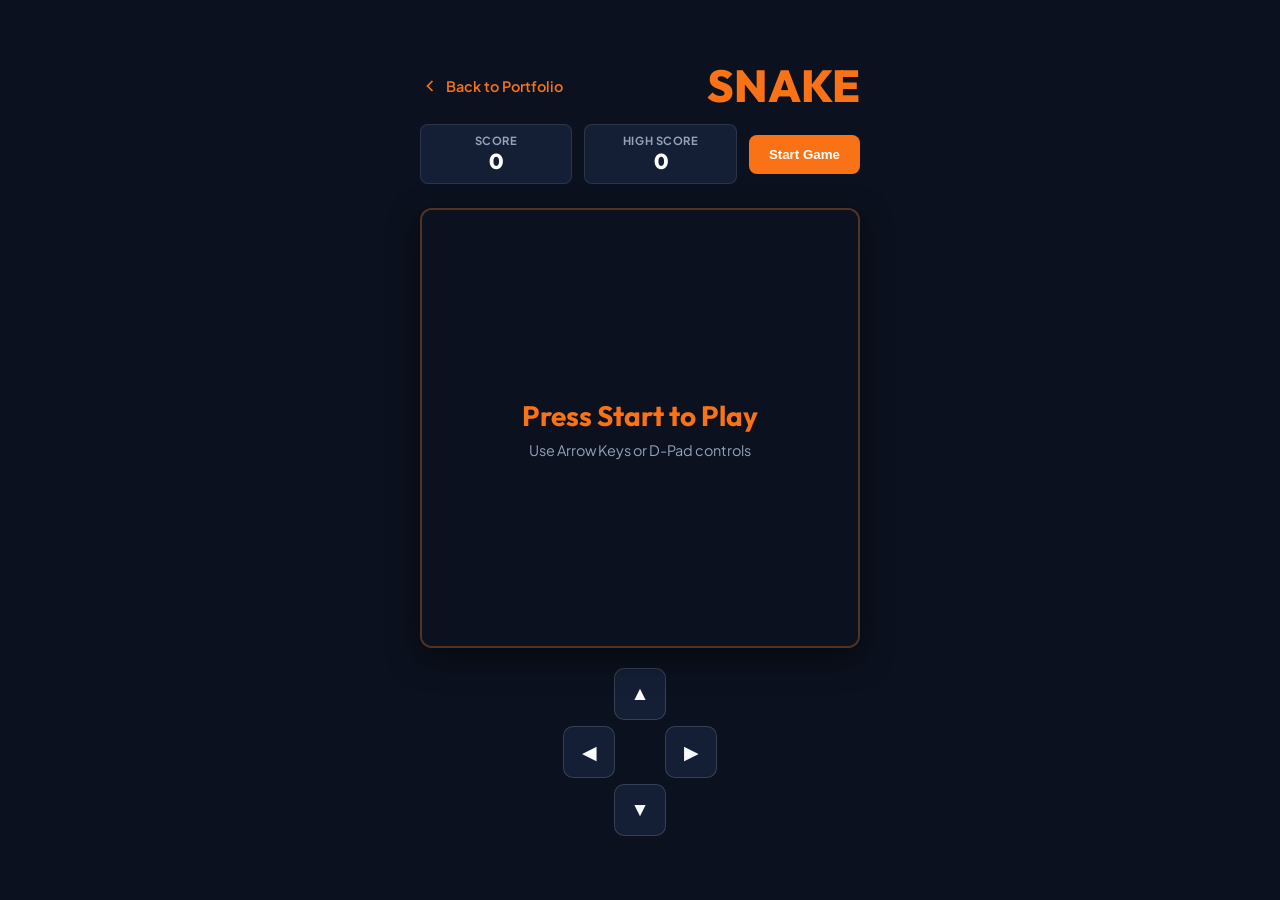
<file: Snake/index.html>
<!DOCTYPE html>
<html lang="en">
<head>
  <meta charset="UTF-8">
  <meta name="viewport" content="width=device-width, initial-scale=1.0">
  <title>Prehistoric Snake | Archie's Arcade</title>
  <link rel="preconnect" href="https://fonts.googleapis.com">
  <link rel="preconnect" href="https://fonts.gstatic.com" crossorigin>
  <link href="https://fonts.googleapis.com/css2?family=Outfit:wght@600;700;800&family=Plus+Jakarta+Sans:wght@500;700&display=swap" rel="stylesheet">
  <link rel="stylesheet" href="style.css">
</head>
<body>
  <div class="game-container">
    <header class="game-header">
      <div class="brand-row">
        <a href="../" class="back-link">
          <svg width="20" height="20" viewBox="0 0 24 24" fill="none" stroke="currentColor" stroke-width="2"><polyline points="15 18 9 12 15 6"/></svg>
          Back to Portfolio
        </a>
        <h1 class="game-title">SNAKE</h1>
      </div>
      <div class="scores-row">
        <div class="score-box">
          <div class="score-title">SCORE</div>
          <div class="score-value" id="score">0</div>
        </div>
        <div class="score-box">
          <div class="score-title">HIGH SCORE</div>
          <div class="score-value" id="high-score">0</div>
        </div>
        <button class="btn-restart" id="start-btn">Start Game</button>
      </div>
    </header>

    <div class="canvas-wrapper">
      <canvas id="snake-canvas" width="400" height="400"></canvas>
      <div id="game-overlay" class="game-overlay">
        <h2 id="overlay-msg">Press Start to Play</h2>
        <p>Use Arrow Keys or D-Pad controls</p>
      </div>
    </div>

    <!-- Mobile D-Pad -->
    <div class="mobile-dpad">
      <button class="dpad-btn up" id="dpad-up">▲</button>
      <div class="dpad-mid">
        <button class="dpad-btn left" id="dpad-left">◀</button>
        <button class="dpad-btn right" id="dpad-right">▶</button>
      </div>
      <button class="dpad-btn down" id="dpad-down">▼</button>
    </div>
  </div>

  <script src="script.js"></script>
</body>
</html>
</file>
<file: css/tokens.css>
/* ==========================================================================
   Design Tokens & CSS Variables
   Dark/Light Theme and Global System
   ========================================================================== */

:root {
  /* Color Palette - Default Dark Mode (Deep Prehistoric Navy & Amber) */
  --bg-main: #0b111e;
  --bg-secondary: #0f172a;
  --bg-elevated: #141f36;
  --bg-elevated-hover: #1c2b4a;
  --bg-glass: rgba(15, 23, 42, 0.75);
  --bg-input: #0d1527;

  --surface-border: rgba(255, 255, 255, 0.09);
  --surface-border-hover: rgba(249, 115, 22, 0.45);
  --surface-border-subtle: rgba(255, 255, 255, 0.05);

  --text-primary: #f8fafc;
  --text-secondary: #cbd5e1;
  --text-muted: #94a3b8;
  --text-inverse: #0b111e;

  /* Brand Accents */
  --accent-primary: #f97316;      /* Amber / Orange */
  --accent-rgb: 249, 115, 22;     /* same colour, for rgba() tints */
  --accent-primary-hover: #ea580c;
  --accent-glow: rgba(249, 115, 22, 0.25);
  --accent-secondary: #38bdf8;    /* Pale Cyan */
  --accent-success: #10b981;
  --accent-warning: #f59e0b;
  --accent-danger: #ef4444;

  /* Typography */
  --font-heading: 'Outfit', 'Inter', -apple-system, BlinkMacSystemFont, sans-serif;
  --font-body: 'Inter', -apple-system, BlinkMacSystemFont, sans-serif;
  --font-mono: 'Fira Code', ui-monospace, SFMono-Regular, Menlo, Monaco, Consolas, monospace;

  /* Shapes & Radii */
  --radius-xs: 4px;
  --radius-sm: 8px;
  --radius-md: 12px;
  --radius-lg: 18px;
  --radius-xl: 24px;
  --radius-full: 9999px;

  /* Shadows */
  --shadow-sm: 0 2px 8px rgba(0, 0, 0, 0.3);
  --shadow-md: 0 8px 24px -4px rgba(0, 0, 0, 0.4);
  --shadow-lg: 0 16px 36px -6px rgba(0, 0, 0, 0.55);
  --shadow-glow: 0 0 25px rgba(249, 115, 22, 0.3);

  /* Transitions */
  --transition-fast: 150ms cubic-bezier(0.4, 0, 0.2, 1);
  --transition-normal: 250ms cubic-bezier(0.4, 0, 0.2, 1);
  --transition-slow: 400ms cubic-bezier(0.4, 0, 0.2, 1);

  /* Layout */
  --container-max: 1200px;
  --navbar-height: 72px;
}

[data-theme="light"] {
  /* Monochrome: white surfaces, near-black type and buttons.
     Green (--accent-success) is the only colour, reserved for status. */
  --bg-main: #ffffff;
  --bg-secondary: #f7f7f8;
  --bg-elevated: #ffffff;
  --bg-elevated-hover: #f7f7f8;
  --bg-glass: rgba(255, 255, 255, 0.85);
  --bg-input: #f7f7f8;

  --surface-border: #e4e4e7;
  --surface-border-hover: #a1a1aa;
  --surface-border-subtle: #f0f0f2;

  --text-primary: #0a0a0b;
  --text-secondary: #52525b;
  --text-muted: #71717a;
  --text-inverse: #ffffff;

  --accent-primary: #0a0a0b;
  --accent-primary-hover: #27272a;
  --accent-rgb: 10, 10, 11;
  --accent-glow: rgba(10, 10, 11, 0.06);
  --accent-secondary: #52525b;

  --shadow-sm: 0 1px 2px rgba(0, 0, 0, 0.04);
  --shadow-md: 0 4px 12px rgba(0, 0, 0, 0.06);
  --shadow-lg: 0 8px 30px rgba(0, 0, 0, 0.08);
  --shadow-glow: 0 8px 30px rgba(0, 0, 0, 0.08);
}
</file>
<file: css/base.css>
/* ==========================================================================
   Base Styles, Reset & Typography
   ========================================================================== */

*, *::before, *::after {
  box-sizing: border-box;
  margin: 0;
  padding: 0;
}

html {
  scroll-behavior: smooth;
  font-size: 16px;
  -webkit-text-size-adjust: 100%;
}

@media (prefers-reduced-motion: reduce) {
  html {
    scroll-behavior: auto;
  }
  *, *::before, *::after {
    animation-duration: 0.01ms !important;
    animation-iteration-count: 1 !important;
    transition-duration: 0.01ms !important;
    scroll-behavior: auto !important;
  }
}

body {
  font-family: var(--font-body);
  background-color: var(--bg-main);
  color: var(--text-primary);
  line-height: 1.6;
  min-height: 100vh;
  position: relative;
  overflow-x: hidden;
  transition: background-color var(--transition-normal), color var(--transition-normal);
  background-image: 
    radial-gradient(circle at 10% 20%, rgba(var(--accent-rgb), 0.03) 0%, transparent 40%),
    radial-gradient(circle at 90% 60%, rgba(56, 189, 248, 0.03) 0%, transparent 45%),
    radial-gradient(circle at 50% 90%, rgba(var(--accent-rgb), 0.03) 0%, transparent 50%);
}

/* Subtle background fossil watermark pattern overlay */
body::before {
  content: '';
  position: fixed;
  top: 0;
  left: 0;
  right: 0;
  bottom: 0;
  pointer-events: none;
  z-index: 0;
  opacity: 0.025;
  background-image: radial-gradient(#cbd5e1 1px, transparent 1px);
  background-size: 32px 32px;
}

/* Container */
.container {
  width: 100%;
  max-width: var(--container-max);
  margin-left: auto;
  margin-right: auto;
  padding-left: 1.5rem;
  padding-right: 1.5rem;
  position: relative;
  z-index: 1;
}

/* Headings */
h1, h2, h3, h4, h5, h6 {
  font-family: var(--font-heading);
  color: var(--text-primary);
  font-weight: 700;
  line-height: 1.25;
}

h1 {
  font-size: clamp(2.2rem, 5vw, 3.6rem);
  letter-spacing: -0.02em;
}

h2 {
  font-size: clamp(1.8rem, 3.5vw, 2.6rem);
  letter-spacing: -0.015em;
}

h3 {
  font-size: clamp(1.25rem, 2.2vw, 1.6rem);
}

h4 {
  font-size: 1.15rem;
}

p {
  color: var(--text-secondary);
  font-size: 1rem;
}

a {
  color: inherit;
  text-decoration: none;
  transition: color var(--transition-fast);
}

button, input, textarea, select {
  font-family: inherit;
  font-size: 1rem;
  color: inherit;
}

img, svg {
  display: block;
  max-width: 100%;
  height: auto;
}

code, pre {
  font-family: var(--font-mono);
}

:focus-visible {
  outline: 2px solid var(--accent-primary);
  outline-offset: 3px;
  border-radius: var(--radius-xs);
}

/* Utility Classes */
.text-accent {
  color: var(--accent-primary) !important;
}

.text-muted {
  color: var(--text-muted) !important;
}

.text-center {
  text-align: center;
}

.section-header {
  text-align: center;
  max-width: 680px;
  margin: 0 auto 3.5rem auto;
}

.section-tag {
  display: inline-flex;
  align-items: center;
  gap: 0.5rem;
  font-size: 0.825rem;
  font-weight: 700;
  text-transform: uppercase;
  letter-spacing: 0.12em;
  color: var(--accent-primary);
  background: rgba(var(--accent-rgb), 0.12);
  padding: 0.35rem 0.85rem;
  border-radius: var(--radius-full);
  margin-bottom: 0.85rem;
  border: 1px solid rgba(var(--accent-rgb), 0.2);
}

.section-title {
  margin-bottom: 0.75rem;
}

.section-desc {
  font-size: 1.05rem;
  color: var(--text-muted);
}

/* Hidden from sight but still in the DOM (used for the form honeypot) */
.visually-hidden {
  position: absolute !important;
  width: 1px;
  height: 1px;
  padding: 0;
  margin: -1px;
  overflow: hidden;
  clip: rect(0, 0, 0, 0);
  white-space: nowrap;
  border: 0;
}
</file>
<file: css/components.css>
/* ==========================================================================
   Reusable UI Components
   Buttons, Cards, Badges, Modals, Forms, Chatbot & Widgets
   ========================================================================== */

/* Buttons */
.btn {
  display: inline-flex;
  align-items: center;
  justify-content: center;
  gap: 0.5rem;
  font-weight: 600;
  font-size: 0.95rem;
  padding: 0.75rem 1.4rem;
  border-radius: var(--radius-md);
  border: 1px solid transparent;
  cursor: pointer;
  transition: all var(--transition-normal);
  text-decoration: none;
  line-height: 1.2;
}

.btn-primary {
  background-color: var(--accent-primary);
  color: #ffffff;
  box-shadow: 0 4px 14px var(--accent-glow);
}

.btn-primary:hover {
  background-color: var(--accent-primary-hover);
  transform: translateY(-2px);
  box-shadow: 0 6px 20px var(--accent-glow);
}

.btn-secondary {
  background-color: var(--bg-elevated);
  color: var(--text-primary);
  border-color: var(--surface-border);
}

.btn-secondary:hover {
  background-color: var(--bg-elevated-hover);
  border-color: var(--surface-border-hover);
  transform: translateY(-2px);
}

.btn-outline {
  background-color: transparent;
  color: var(--text-primary);
  border-color: var(--surface-border);
}

.btn-outline:hover {
  border-color: var(--accent-primary);
  color: var(--accent-primary);
  background-color: rgba(var(--accent-rgb), 0.08);
}

.btn-sm {
  padding: 0.45rem 0.85rem;
  font-size: 0.85rem;
  border-radius: var(--radius-sm);
}

.btn-icon {
  width: 42px;
  height: 42px;
  padding: 0;
  border-radius: var(--radius-full);
  display: inline-flex;
  align-items: center;
  justify-content: center;
  background: var(--bg-elevated);
  border: 1px solid var(--surface-border);
  color: var(--text-secondary);
}

.btn-icon:hover {
  color: var(--accent-primary);
  border-color: var(--accent-primary);
  transform: translateY(-2px);
}

/* Cards */
.card {
  background-color: var(--bg-elevated);
  border: 1px solid var(--surface-border);
  border-radius: var(--radius-lg);
  padding: 1.75rem;
  transition: all var(--transition-normal);
  position: relative;
  overflow: hidden;
}

.card:hover {
  border-color: var(--surface-border-hover);
  transform: translateY(-4px);
  box-shadow: var(--shadow-md);
}

.card-glass {
  background: var(--bg-glass);
  backdrop-filter: blur(14px);
  -webkit-backdrop-filter: blur(14px);
}

/* Badges & Tags */
.badge {
  display: inline-flex;
  align-items: center;
  gap: 0.35rem;
  font-size: 0.775rem;
  font-weight: 600;
  padding: 0.3rem 0.65rem;
  border-radius: var(--radius-full);
  line-height: 1;
}

.badge-live {
  background: rgba(16, 185, 129, 0.15);
  color: var(--accent-success);
  border: 1px solid rgba(16, 185, 129, 0.3);
}

.badge-live::before {
  content: '';
  width: 7px;
  height: 7px;
  border-radius: 50%;
  background-color: var(--accent-success);
  box-shadow: 0 0 8px var(--accent-success);
  animation: pulse-dot 2s infinite;
}

@keyframes pulse-dot {
  0%, 100% { opacity: 1; transform: scale(1); }
  50% { opacity: 0.4; transform: scale(0.8); }
}

.badge-accent {
  background: rgba(var(--accent-rgb), 0.15);
  color: var(--accent-primary);
  border: 1px solid rgba(var(--accent-rgb), 0.3);
}

.tag {
  display: inline-block;
  font-size: 0.75rem;
  font-weight: 500;
  padding: 0.25rem 0.55rem;
  border-radius: var(--radius-sm);
  background-color: var(--bg-main);
  border: 1px solid var(--surface-border);
  color: var(--text-secondary);
}

.tag-list {
  display: flex;
  flex-wrap: wrap;
  gap: 0.45rem;
}

/* Code Snippet Box */
.code-panel {
  background: #070c16;
  border: 1px solid rgba(255, 255, 255, 0.1);
  border-radius: var(--radius-md);
  overflow: hidden;
  font-family: var(--font-mono);
  font-size: 0.85rem;
  margin: 1.25rem 0;
}

.code-header {
  display: flex;
  align-items: center;
  justify-content: space-between;
  padding: 0.5rem 0.85rem;
  background: rgba(255, 255, 255, 0.03);
  border-bottom: 1px solid rgba(255, 255, 255, 0.08);
}

.code-dots {
  display: flex;
  gap: 6px;
}

.code-dot {
  width: 10px;
  height: 10px;
  border-radius: 50%;
}

.code-dot.red { background-color: #ef4444; }
.code-dot.yellow { background-color: #f59e0b; }
.code-dot.green { background-color: #10b981; }

.code-lang {
  color: var(--text-muted);
  font-family: var(--font-mono);
  font-size: 0.75rem;
  overflow: hidden;
  text-overflow: ellipsis;
  white-space: nowrap;
  min-width: 0;
}

.code-body {
  padding: 1rem;
  overflow-x: auto;
  color: #e2e8f0;
  white-space: pre;
  line-height: 1.5;
}

.code-body .keyword { color: #f43f5e; font-weight: 600; }
.code-body .function { color: #38bdf8; }
.code-body .string { color: #a3e635; }
.code-body .comment { color: #64748b; font-style: italic; }
.code-body .number { color: #fb923c; }

/* Filter Tabs */
.filter-group {
  display: flex;
  flex-wrap: wrap;
  align-items: center;
  gap: 0.5rem;
  margin-bottom: 1rem;
}

.filter-label {
  font-size: 0.825rem;
  font-weight: 600;
  color: var(--text-muted);
  text-transform: uppercase;
  letter-spacing: 0.05em;
  margin-right: 0.35rem;
  min-width: 60px;
}

.filter-btn {
  background: var(--bg-elevated);
  border: 1px solid var(--surface-border);
  color: var(--text-secondary);
  padding: 0.4rem 0.85rem;
  font-size: 0.85rem;
  border-radius: var(--radius-full);
  cursor: pointer;
  transition: all var(--transition-fast);
}

.filter-btn:hover {
  border-color: var(--surface-border-hover);
  color: var(--text-primary);
}

.filter-btn.active {
  background: var(--accent-primary);
  border-color: var(--accent-primary);
  color: #ffffff;
  box-shadow: 0 2px 10px var(--accent-glow);
}

/* Modal Dialog System */
.modal-overlay {
  position: fixed;
  inset: 0;
  background-color: rgba(5, 10, 20, 0.8);
  backdrop-filter: blur(8px);
  -webkit-backdrop-filter: blur(8px);
  display: flex;
  align-items: center;
  justify-content: center;
  padding: 1.5rem;
  z-index: 9999;
  opacity: 0;
  visibility: hidden;
  transition: opacity var(--transition-normal), visibility var(--transition-normal);
}

.modal-overlay.open {
  opacity: 1;
  visibility: visible;
}

.modal-dialog {
  background: var(--bg-elevated);
  border: 1px solid var(--surface-border-hover);
  border-radius: var(--radius-xl);
  width: 100%;
  max-width: 680px;
  max-height: 85vh;
  overflow-y: auto;
  box-shadow: var(--shadow-lg);
  transform: scale(0.95) translateY(10px);
  transition: transform var(--transition-normal);
  display: flex;
  flex-direction: column;
}

.modal-overlay.open .modal-dialog {
  transform: scale(1) translateY(0);
}

.modal-header {
  padding: 1.5rem 1.75rem 1rem 1.75rem;
  display: flex;
  align-items: center;
  justify-content: space-between;
  border-bottom: 1px solid var(--surface-border);
}

.modal-title {
  font-size: 1.35rem;
  font-weight: 700;
}

.modal-close-btn {
  background: transparent;
  border: none;
  font-size: 1.5rem;
  cursor: pointer;
  color: var(--text-muted);
  width: 36px;
  height: 36px;
  border-radius: var(--radius-full);
  display: flex;
  align-items: center;
  justify-content: center;
  transition: all var(--transition-fast);
}

.modal-close-btn:hover {
  background: rgba(255, 255, 255, 0.1);
  color: var(--accent-primary);
}

.modal-body {
  padding: 1.75rem;
  color: var(--text-secondary);
  line-height: 1.6;
}

.modal-footer {
  padding: 1rem 1.75rem 1.5rem 1.75rem;
  border-top: 1px solid var(--surface-border);
  display: flex;
  justify-content: flex-end;
  gap: 0.75rem;
}

/* Forms */
.form-group {
  margin-bottom: 1.25rem;
  display: flex;
  flex-direction: column;
  gap: 0.4rem;
}

.form-label {
  font-size: 0.875rem;
  font-weight: 600;
  color: var(--text-secondary);
}

.form-control {
  width: 100%;
  padding: 0.75rem 1rem;
  background-color: var(--bg-input);
  border: 1px solid var(--surface-border);
  border-radius: var(--radius-md);
  color: var(--text-primary);
  transition: border-color var(--transition-fast), box-shadow var(--transition-fast);
}

.form-control:focus {
  outline: none;
  border-color: var(--accent-primary);
  box-shadow: 0 0 0 3px var(--accent-glow);
}

textarea.form-control {
  resize: vertical;
  min-height: 110px;
}

/* Rating Stars */
.star-rating {
  display: inline-flex;
  gap: 0.35rem;
  cursor: pointer;
}

.star-rating svg {
  width: 22px;
  height: 22px;
  fill: #475569;
  transition: fill var(--transition-fast), transform var(--transition-fast);
}

.star-rating svg.active,
.star-rating svg.hovered {
  fill: #f59e0b;
}

.star-rating svg:hover {
  transform: scale(1.15);
}

/* Right Rail Section Indicator Dots */
.section-nav-dots {
  position: fixed;
  right: 1.25rem;
  top: 50%;
  transform: translateY(-50%);
  display: flex;
  flex-direction: column;
  gap: 0.75rem;
  z-index: 90;
}

@media (max-width: 900px) {
  .section-nav-dots {
    display: none;
  }
}

.nav-dot {
  width: 10px;
  height: 10px;
  border-radius: 50%;
  background: rgba(255, 255, 255, 0.2);
  border: 1px solid transparent;
  cursor: pointer;
  position: relative;
  transition: all var(--transition-fast);
}

.nav-dot:hover {
  background: var(--accent-primary);
  transform: scale(1.3);
}

.nav-dot.active {
  background: var(--accent-primary);
  box-shadow: 0 0 10px var(--accent-primary);
  transform: scale(1.4);
}

.nav-dot-tooltip {
  position: absolute;
  right: 22px;
  top: 50%;
  transform: translateY(-50%) translateX(10px);
  background: var(--bg-elevated);
  color: var(--text-primary);
  font-size: 0.75rem;
  font-weight: 600;
  padding: 0.25rem 0.6rem;
  border-radius: var(--radius-sm);
  white-space: nowrap;
  pointer-events: none;
  opacity: 0;
  transition: all var(--transition-fast);
  border: 1px solid var(--surface-border);
}

.nav-dot:hover .nav-dot-tooltip {
  opacity: 1;
  transform: translateY(-50%) translateX(0);
}

/* Floating AI Chatbot Widget */
.chatbot-trigger {
  position: fixed;
  bottom: 1.75rem;
  right: 1.75rem;
  width: 58px;
  height: 58px;
  border-radius: 50%;
  background: var(--accent-primary);
  color: #ffffff;
  border: none;
  cursor: pointer;
  box-shadow: 0 8px 25px var(--accent-glow);
  display: flex;
  align-items: center;
  justify-content: center;
  z-index: 100;
  transition: transform var(--transition-fast), box-shadow var(--transition-fast);
}

.chatbot-trigger:hover {
  transform: scale(1.08) rotate(4deg);
  box-shadow: 0 12px 30px var(--accent-glow);
}

.chatbot-panel {
  position: fixed;
  bottom: 6rem;
  right: 1.75rem;
  width: 380px;
  max-width: calc(100vw - 2.5rem);
  height: 540px;
  max-height: calc(100vh - 8rem);
  background: var(--bg-elevated);
  border: 1px solid var(--surface-border-hover);
  border-radius: var(--radius-xl);
  box-shadow: var(--shadow-lg);
  display: flex;
  flex-direction: column;
  z-index: 100;
  overflow: hidden;
  transform: scale(0.9) translateY(20px);
  opacity: 0;
  pointer-events: none;
  transition: all var(--transition-normal);
}

.chatbot-panel.open {
  transform: scale(1) translateY(0);
  opacity: 1;
  pointer-events: auto;
}

.chatbot-header {
  padding: 1rem 1.25rem;
  background: var(--bg-secondary);
  border-bottom: 1px solid var(--surface-border);
  display: flex;
  align-items: center;
  justify-content: space-between;
}

.chatbot-header-info {
  display: flex;
  align-items: center;
  gap: 0.65rem;
}

.chatbot-avatar {
  width: 34px;
  height: 34px;
  border-radius: 50%;
  background: var(--accent-primary);
  display: flex;
  align-items: center;
  justify-content: center;
  color: white;
  font-weight: 700;
  font-size: 0.85rem;
}

.chatbot-messages {
  flex: 1;
  overflow-y: auto;
  padding: 1.25rem;
  display: flex;
  flex-direction: column;
  gap: 0.85rem;
}

.chat-msg {
  max-width: 82%;
  padding: 0.75rem 1rem;
  border-radius: var(--radius-md);
  font-size: 0.875rem;
  line-height: 1.45;
  word-break: break-word;
}

.chat-msg.bot {
  align-self: flex-start;
  background: var(--bg-secondary);
  border: 1px solid var(--surface-border);
  color: var(--text-primary);
  border-bottom-left-radius: var(--radius-xs);
}

.chat-msg.user {
  align-self: flex-end;
  background: var(--accent-primary);
  color: white;
  border-bottom-right-radius: var(--radius-xs);
}

.chat-chips {
  padding: 0.5rem 1rem;
  display: flex;
  gap: 0.4rem;
  overflow-x: auto;
  border-top: 1px solid var(--surface-border-subtle);
}

.chat-chip {
  white-space: nowrap;
  font-size: 0.75rem;
  padding: 0.3rem 0.65rem;
  border-radius: var(--radius-full);
  background: var(--bg-secondary);
  border: 1px solid var(--surface-border);
  cursor: pointer;
  color: var(--text-secondary);
}

.chat-chip:hover {
  border-color: var(--accent-primary);
  color: var(--accent-primary);
}

.chatbot-input-bar {
  padding: 0.75rem 1rem;
  background: var(--bg-secondary);
  border-top: 1px solid var(--surface-border);
  display: flex;
  gap: 0.5rem;
}

.chatbot-input-bar input {
  flex: 1;
  background: var(--bg-elevated);
  border: 1px solid var(--surface-border);
  border-radius: var(--radius-full);
  padding: 0.5rem 0.9rem;
  color: var(--text-primary);
  font-size: 0.875rem;
}

.chatbot-input-bar input:focus {
  outline: none;
  border-color: var(--accent-primary);
}

/* Back to Top */
.back-to-top {
  position: fixed;
  bottom: 1.75rem;
  left: 1.75rem;
  width: 44px;
  height: 44px;
  border-radius: 50%;
  background: var(--bg-elevated);
  border: 1px solid var(--surface-border);
  color: var(--text-secondary);
  cursor: pointer;
  display: flex;
  align-items: center;
  justify-content: center;
  opacity: 0;
  visibility: hidden;
  transition: all var(--transition-normal);
  z-index: 80;
}

.back-to-top.visible {
  opacity: 1;
  visibility: visible;
}

.back-to-top:hover {
  background: var(--accent-primary);
  color: white;
  transform: translateY(-3px);
}
</file>
<file: css/sections.css>
/* ==========================================================================
   Section-Specific Styles
   Navbar, Hero, Stats, Marquee, About, Expertise, News, Experience,
   Skills, Portfolio, Contact, Comments, Footer
   ========================================================================== */

/* --------------------------------------------------------------------------
   1. Navbar
   -------------------------------------------------------------------------- */
.navbar {
  position: sticky;
  top: 0;
  left: 0;
  right: 0;
  height: var(--navbar-height);
  background: var(--bg-glass);
  backdrop-filter: blur(16px);
  -webkit-backdrop-filter: blur(16px);
  border-bottom: 1px solid var(--surface-border);
  z-index: 1000;
  transition: all var(--transition-normal);
}

.navbar-container {
  display: flex;
  align-items: center;
  justify-content: space-between;
  height: 100%;
}

.nav-brand {
  display: flex;
  align-items: center;
  gap: 0.6rem;
  font-family: var(--font-heading);
  font-weight: 800;
  font-size: 1.4rem;
  letter-spacing: -0.01em;
}

.brand-icon {
  width: 32px;
  height: 32px;
  border-radius: var(--radius-sm);
  background: var(--accent-primary);
  display: flex;
  align-items: center;
  justify-content: center;
  color: white;
  box-shadow: 0 2px 8px var(--accent-glow);
}

.nav-menu {
  display: flex;
  align-items: center;
  gap: 1.5rem;
  list-style: none;
}

.nav-link {
  font-size: 0.925rem;
  font-weight: 500;
  color: var(--text-secondary);
  position: relative;
  padding: 0.35rem 0;
  transition: color var(--transition-fast);
}

.nav-link:hover,
.nav-link.active {
  color: var(--accent-primary);
}

.nav-link::after {
  content: '';
  position: absolute;
  bottom: 0;
  left: 0;
  width: 0;
  height: 2px;
  background-color: var(--accent-primary);
  transition: width var(--transition-normal);
  border-radius: 2px;
}

.nav-link:hover::after,
.nav-link.active::after {
  width: 100%;
}

.nav-actions {
  display: flex;
  align-items: center;
  gap: 0.75rem;
}

.hamburger-btn {
  display: none;
  background: transparent;
  border: none;
  color: var(--text-primary);
  font-size: 1.5rem;
  cursor: pointer;
}

/* --------------------------------------------------------------------------
   2. Hero Section
   -------------------------------------------------------------------------- */
.hero-section {
  padding: 5rem 0 3.5rem 0;
  position: relative;
  overflow: hidden;
}

@keyframes float-bubble {
  0%, 100% { transform: translateY(0) rotate(5deg); }
  50% { transform: translateY(-8px) rotate(3deg); }
}

.hero-grid {
  display: grid;
  grid-template-columns: 1.25fr 1fr;
  align-items: center;
  gap: 3.5rem;
  position: relative;
  z-index: 2;
}

.hero-greeting {
  display: inline-flex;
  align-items: center;
  gap: 0.5rem;
  color: var(--accent-primary);
  font-weight: 700;
  font-size: 1.1rem;
  margin-bottom: 0.75rem;
}

.hero-name {
  font-size: clamp(2.4rem, 5vw, 4rem);
  font-weight: 800;
  line-height: 1.15;
  margin-bottom: 1rem;
}

.hero-role {
  font-size: 1.35rem;
  font-weight: 600;
  color: var(--text-secondary);
  margin-bottom: 1.25rem;
}

.hero-motto {
  font-size: 1.05rem;
  color: var(--text-muted);
  max-width: 520px;
  margin-bottom: 2rem;
}

.hero-ctas {
  display: flex;
  flex-wrap: wrap;
  align-items: center;
  gap: 1rem;
}

.hero-avatar-wrapper {
  position: relative;
  display: flex;
  justify-content: center;
  align-items: center;
}

.hero-avatar-frame {
  width: 320px;
  height: 320px;
  border-radius: 50%;
  background: radial-gradient(circle, rgba(var(--accent-rgb), 0.25) 0%, rgba(15, 23, 42, 0.6) 70%);
  border: 4px solid rgba(var(--accent-rgb), 0.4);
  box-shadow: 0 0 60px rgba(var(--accent-rgb), 0.35);
  display: flex;
  align-items: center;
  justify-content: center;
  position: relative;
  overflow: hidden;
  transition: transform var(--transition-slow);
}

.hero-avatar-frame:hover {
  transform: scale(1.03);
}

.hero-avatar-img {
  width: 100%;
  height: 100%;
  object-fit: cover;
  object-position: center top;
}

.hero-badge-floating {
  position: absolute;
  bottom: 10px;
  right: 15px;
  background: var(--bg-elevated);
  border: 1px solid var(--accent-primary);
  padding: 0.5rem 1rem;
  border-radius: var(--radius-full);
  display: flex;
  align-items: center;
  gap: 0.5rem;
  box-shadow: var(--shadow-md);
  font-size: 0.85rem;
  font-weight: 600;
}

/* --------------------------------------------------------------------------
   3. Stats & Marquee Section
   -------------------------------------------------------------------------- */
.stats-section {
  padding: 1.5rem 0 3rem 0;
}

.stats-grid {
  display: grid;
  grid-template-columns: repeat(3, 1fr);
  gap: 1.5rem;
}

.stat-card {
  text-align: center;
  padding: 1.5rem;
  background: var(--bg-elevated);
  border: 1px solid var(--surface-border);
  border-radius: var(--radius-lg);
  transition: all var(--transition-normal);
}

.stat-card:hover {
  border-color: var(--surface-border-hover);
  transform: translateY(-4px);
}

.stat-val {
  font-size: 2.4rem;
  font-weight: 800;
  font-family: var(--font-heading);
  color: var(--accent-primary);
  line-height: 1.1;
  margin-bottom: 0.35rem;
}

.stat-lbl {
  font-size: 0.875rem;
  color: var(--text-muted);
  font-weight: 500;
}

.marquee-container {
  overflow: hidden;
  position: relative;
  padding: 2rem 0;
  margin-top: 1.5rem;
  mask-image: linear-gradient(to right, transparent, black 15%, black 85%, transparent);
  -webkit-mask-image: linear-gradient(to right, transparent, black 15%, black 85%, transparent);
}

.marquee-track {
  display: flex;
  gap: 3rem;
  width: max-content;
  animation: marquee-scroll 28s linear infinite;
}

.marquee-track:hover {
  animation-play-state: paused;
}

.marquee-item {
  display: flex;
  align-items: center;
  gap: 0.65rem;
  font-weight: 600;
  font-size: 1rem;
  color: var(--text-muted);
  transition: color var(--transition-fast);
}

.marquee-item:hover {
  color: var(--accent-primary);
}

@keyframes marquee-scroll {
  0% { transform: translateX(0); }
  100% { transform: translateX(-50%); }
}

/* --------------------------------------------------------------------------
   4. About & Expertise
   -------------------------------------------------------------------------- */
.about-section {
  padding: 5rem 0;
}

.about-pitch-card {
  background: var(--bg-elevated);
  border: 1px solid var(--surface-border);
  border-radius: var(--radius-xl);
  padding: 2.25rem;
  margin-bottom: 3.5rem;
  line-height: 1.8;
  font-size: 1.1rem;
  box-shadow: var(--shadow-sm);
}

.expertise-grid {
  display: grid;
  grid-template-columns: repeat(4, 1fr);
  gap: 1.5rem;
}

.expertise-card {
  background: var(--bg-elevated);
  border: 1px solid var(--surface-border);
  border-radius: var(--radius-lg);
  padding: 1.75rem;
  cursor: pointer;
  transition: all var(--transition-normal);
  display: flex;
  flex-direction: column;
}

.expertise-card:hover {
  border-color: var(--accent-primary);
  transform: translateY(-5px);
  box-shadow: 0 10px 25px -5px var(--accent-glow);
}

.expertise-icon-box {
  width: 50px;
  height: 50px;
  border-radius: var(--radius-md);
  background: rgba(var(--accent-rgb), 0.12);
  border: 1px solid rgba(var(--accent-rgb), 0.25);
  display: flex;
  align-items: center;
  justify-content: center;
  color: var(--accent-primary);
  margin-bottom: 1.25rem;
}

.expertise-title {
  font-size: 1.15rem;
  font-weight: 700;
  margin-bottom: 0.65rem;
}

.expertise-summary {
  font-size: 0.875rem;
  color: var(--text-muted);
  line-height: 1.55;
  flex-grow: 1;
}

.expertise-cta {
  margin-top: 1.25rem;
  font-size: 0.825rem;
  font-weight: 600;
  color: var(--accent-primary);
  display: flex;
  align-items: center;
  gap: 0.35rem;
}

/* --------------------------------------------------------------------------
   5. News & Activities
   -------------------------------------------------------------------------- */
.news-section {
  padding: 5rem 0;
  background: var(--bg-secondary);
}

.active-slider-container {
  max-width: 950px;
  margin: 0 auto 3rem auto;
  position: relative;
}

.active-slider-wrapper {
  position: relative;
  overflow: hidden;
  border-radius: var(--radius-xl);
  user-select: none;
  cursor: grab;
  touch-action: pan-y;
}

.active-slider-wrapper.is-dragging {
  cursor: grabbing;
}

.active-slider-track {
  display: flex;
  transition: transform 0.4s cubic-bezier(0.2, 0.9, 0.4, 1);
  will-change: transform;
}

.active-slider-slide {
  min-width: 100%;
  box-sizing: border-box;
  padding: 4px;
}

.active-project-card {
  background: var(--bg-elevated);
  border: 1px solid var(--surface-border);
  border-radius: var(--radius-xl);
  padding: 2.25rem;
  display: flex;
  flex-direction: column;
  box-shadow: var(--shadow-md);
  transition: border-color var(--transition-normal);
}

.active-project-card:hover {
  border-color: var(--surface-border-hover);
}

.active-proj-header {
  display: flex;
  align-items: flex-start;
  justify-content: space-between;
  gap: 1rem;
  margin-bottom: 0.75rem;
}

.active-proj-title {
  font-size: 1.45rem;
  font-weight: 700;
}

.active-proj-subtitle {
  font-size: 0.95rem;
  color: var(--accent-secondary);
  font-weight: 600;
  margin-bottom: 0.85rem;
}

.active-proj-desc {
  font-size: 0.95rem;
  color: var(--text-secondary);
  margin-bottom: 1.25rem;
  line-height: 1.6;
}

.active-proj-highlights {
  list-style: none;
  display: flex;
  flex-direction: column;
  gap: 0.5rem;
  margin-bottom: 1.25rem;
}

.active-proj-highlights li {
  font-size: 0.875rem;
  color: var(--text-muted);
  position: relative;
  padding-left: 1.35rem;
}

.active-proj-highlights li::before {
  content: '→';
  position: absolute;
  left: 0;
  color: var(--accent-primary);
  font-weight: 700;
}

.active-proj-metrics {
  display: grid;
  grid-template-columns: 1fr 1fr;
  gap: 1.25rem;
  background: var(--bg-secondary);
  padding: 1rem 1.4rem;
  border-radius: var(--radius-md);
  margin-top: auto;
  border: 1px solid var(--surface-border-subtle);
}

.active-metric-val {
  font-size: 1.4rem;
  font-weight: 800;
  color: var(--accent-primary);
  font-family: var(--font-heading);
}

.active-metric-lbl {
  font-size: 0.775rem;
  color: var(--text-muted);
}

.active-proj-actions {
  display: flex;
  gap: 0.75rem;
  margin-top: 1.5rem;
}

.active-slider-controls {
  display: flex;
  align-items: center;
  justify-content: center;
  gap: 1.25rem;
  margin-top: 1.5rem;
}

.active-slider-btn {
  width: 38px;
  height: 38px;
  border-radius: 50%;
  background: var(--bg-elevated);
  border: 1px solid var(--surface-border);
  color: var(--text-secondary);
  display: flex;
  align-items: center;
  justify-content: center;
  cursor: pointer;
  transition: all var(--transition-fast);
}

.active-slider-btn:hover {
  background: var(--bg-elevated-hover);
  border-color: var(--accent-primary);
  color: var(--accent-primary);
  transform: scale(1.08);
}

.active-slider-dots {
  display: flex;
  align-items: center;
  gap: 0.65rem;
}

.active-slider-dot {
  width: 10px;
  height: 10px;
  border-radius: 50%;
  background: rgba(255, 255, 255, 0.2);
  border: none;
  cursor: pointer;
  transition: all var(--transition-fast);
  padding: 0;
}

.active-slider-dot.active {
  background: var(--accent-primary);
  width: 26px;
  border-radius: var(--radius-full);
  box-shadow: 0 0 10px var(--accent-glow);
}

/* News Feed Swipe Slider */
.news-slider-wrap {
  position: relative;
  max-width: 1050px;
  margin: 0 auto;
  overflow: hidden;
}

.news-slider-track {
  display: flex;
  gap: 1.5rem;
  overflow-x: auto;
  scroll-snap-type: x mandatory;
  padding: 0.5rem 0.25rem 1rem 0.25rem;
  -webkit-overflow-scrolling: touch;
  scrollbar-width: thin;
  scrollbar-color: rgba(var(--accent-rgb), 0.3) transparent;
  touch-action: pan-x pan-y;
}

.news-slider-track::-webkit-scrollbar {
  height: 6px;
}

.news-slider-track::-webkit-scrollbar-track {
  background: transparent;
}

.news-slider-track::-webkit-scrollbar-thumb {
  background: rgba(var(--accent-rgb), 0.3);
  border-radius: 3px;
}

.news-card {
  min-width: 320px;
  flex: 1 0 320px;
  scroll-snap-align: start;
  background: var(--bg-elevated);
  border: 1px solid var(--surface-border);
  border-radius: var(--radius-lg);
  padding: 1.5rem;
  display: flex;
  flex-direction: column;
  transition: all var(--transition-normal);
}

.news-card:hover {
  border-color: var(--surface-border-hover);
  transform: translateY(-4px);
}

.news-meta {
  display: flex;
  align-items: center;
  justify-content: space-between;
  margin-bottom: 0.75rem;
  font-size: 0.775rem;
  color: var(--text-muted);
}

.news-card-title {
  font-size: 1.05rem;
  font-weight: 700;
  margin-bottom: 0.65rem;
  line-height: 1.4;
}

.news-card-summary {
  font-size: 0.85rem;
  color: var(--text-muted);
  flex-grow: 1;
  margin-bottom: 1rem;
}

.news-swipe-indicator {
  display: flex;
  align-items: center;
  justify-content: center;
  gap: 1rem;
  margin-top: 1rem;
}

/* --------------------------------------------------------------------------
   6. Professional Experience (Carousel)
   -------------------------------------------------------------------------- */
.experience-section {
  padding: 5rem 0;
}

.carousel-wrapper {
  position: relative;
  max-width: 950px;
  margin: 0 auto;
  /* Off-screen slides must be clipped here, or they widen the whole page */
  overflow: hidden;
  border-radius: var(--radius-xl);
}

.carousel-track {
  display: flex;
  transition: transform var(--transition-slow);
}

.carousel-slide {
  min-width: 100%;
  box-sizing: border-box;
}

.exp-card-large {
  background: var(--bg-elevated);
  border: 1px solid var(--surface-border);
  border-radius: var(--radius-xl);
  overflow: hidden;
  box-shadow: var(--shadow-md);
  display: grid;
  grid-template-columns: 1.15fr 1fr;
}

.exp-card-large.no-image {
  grid-template-columns: 1fr;
}

.exp-image-box {
  position: relative;
  min-height: 320px;
  overflow: hidden;
}

.exp-image-box img {
  width: 100%;
  height: 100%;
  object-fit: cover;
}

.exp-image-overlay {
  position: absolute;
  inset: 0;
  background: linear-gradient(to right, transparent, var(--bg-elevated));
}

.exp-content {
  padding: 2.25rem;
  display: flex;
  flex-direction: column;
}

.exp-period {
  display: inline-block;
  font-size: 0.825rem;
  font-weight: 700;
  color: var(--accent-primary);
  margin-bottom: 0.5rem;
}

.exp-role {
  font-size: 1.4rem;
  font-weight: 800;
  margin-bottom: 0.35rem;
}

.exp-org {
  font-size: 1.05rem;
  color: var(--text-secondary);
  margin-bottom: 1.25rem;
}

.exp-summary {
  font-size: 0.925rem;
  color: var(--text-muted);
  margin-bottom: 1.5rem;
  line-height: 1.6;
}

.carousel-controls {
  display: flex;
  align-items: center;
  justify-content: center;
  gap: 1.5rem;
  margin-top: 2rem;
}

.carousel-dots {
  display: flex;
  gap: 0.65rem;
}

.carousel-dot {
  width: 12px;
  height: 12px;
  border-radius: 50%;
  background: rgba(255, 255, 255, 0.2);
  border: none;
  cursor: pointer;
  transition: all var(--transition-fast);
}

.carousel-dot.active {
  background: var(--accent-primary);
  width: 28px;
  border-radius: var(--radius-full);
}

/* --------------------------------------------------------------------------
   7. Activities & Skills
   -------------------------------------------------------------------------- */
.skills-section {
  padding: 5rem 0;
  background: var(--bg-secondary);
}

.skills-dual-grid {
  display: grid;
  grid-template-columns: 1fr 1.2fr;
  gap: 2.5rem;
}

.org-list {
  display: flex;
  flex-direction: column;
  gap: 1rem;
}

.org-card {
  background: var(--bg-elevated);
  border: 1px solid var(--surface-border);
  border-radius: var(--radius-lg);
  padding: 1.25rem;
  transition: all var(--transition-fast);
}

.org-card:hover {
  border-color: var(--surface-border-hover);
  transform: translateX(4px);
}

.org-header {
  display: flex;
  justify-content: space-between;
  align-items: center;
  margin-bottom: 0.35rem;
}

.org-name {
  font-weight: 700;
  font-size: 1rem;
}

.org-role {
  font-size: 0.85rem;
  color: var(--accent-primary);
  font-weight: 600;
}

.org-desc {
  font-size: 0.825rem;
  color: var(--text-muted);
  margin-top: 0.5rem;
}

.skill-category-block {
  background: var(--bg-elevated);
  border: 1px solid var(--surface-border);
  border-radius: var(--radius-lg);
  padding: 1.5rem;
  margin-bottom: 1.25rem;
}

.skill-cat-title {
  font-size: 1rem;
  font-weight: 700;
  margin-bottom: 1rem;
  color: var(--text-primary);
  display: flex;
  align-items: center;
  gap: 0.5rem;
}

.skills-icon-grid {
  display: grid;
  grid-template-columns: repeat(auto-fill, minmax(105px, 1fr));
  gap: 0.75rem;
}

.skill-chip {
  background: var(--bg-main);
  border: 1px solid var(--surface-border);
  padding: 0.6rem 0.5rem;
  border-radius: var(--radius-md);
  display: flex;
  flex-direction: column;
  align-items: center;
  justify-content: center;
  gap: 0.45rem;
  text-align: center;
  transition: all var(--transition-fast);
}

.skill-chip:hover {
  border-color: var(--accent-primary);
  transform: translateY(-2px);
  background: var(--bg-elevated-hover);
}

.skill-chip span {
  font-size: 0.775rem;
  font-weight: 600;
  color: var(--text-secondary);
}

/* --------------------------------------------------------------------------
   8. Portfolio & Projects
   -------------------------------------------------------------------------- */
.portfolio-section {
  padding: 5rem 0;
}

.portfolio-filters-wrap {
  background: var(--bg-elevated);
  border: 1px solid var(--surface-border);
  border-radius: var(--radius-xl);
  padding: 1.5rem 1.75rem;
  margin-bottom: 2.5rem;
}

.projects-grid {
  display: grid;
  grid-template-columns: repeat(3, 1fr);
  gap: 1.75rem;
}

.project-card {
  background: var(--bg-elevated);
  border: 1px solid var(--surface-border);
  border-radius: var(--radius-lg);
  padding: 1.75rem;
  display: flex;
  flex-direction: column;
  transition: all var(--transition-normal);
  cursor: pointer;
}

/* Project image band (cards and modal) */
.project-card-media,
.project-modal-media {
  aspect-ratio: 16 / 9;
  overflow: hidden;
  background: #ffffff;
  border-bottom: 1px solid var(--surface-border);
}

.project-card-media {
  margin: -1.75rem -1.75rem 1.25rem;
  border-radius: var(--radius-lg) var(--radius-lg) 0 0;
}

.project-modal-media {
  margin-bottom: 1.25rem;
  border: 1px solid var(--surface-border);
  border-radius: var(--radius-md);
}

.project-card-media img,
.project-modal-media img {
  width: 100%;
  height: 100%;
  object-fit: cover;
  display: block;
}

.project-card-media.is-contain img,
.project-modal-media.is-contain img {
  object-fit: contain;
  padding: 0.5rem;
}

.project-card:hover {
  border-color: var(--surface-border-hover);
  transform: translateY(-5px);
  box-shadow: var(--shadow-md);
}

.project-card-top {
  display: flex;
  align-items: center;
  justify-content: space-between;
  margin-bottom: 1rem;
}

.project-card-title {
  font-size: 1.2rem;
  font-weight: 700;
  margin-bottom: 0.65rem;
  line-height: 1.35;
}

.project-card-summary {
  font-size: 0.875rem;
  color: var(--text-muted);
  flex-grow: 1;
  margin-bottom: 1.25rem;
  line-height: 1.55;
}

.empty-state {
  text-align: center;
  padding: 4rem 1rem;
  background: var(--bg-elevated);
  border: 1px dashed var(--surface-border);
  border-radius: var(--radius-xl);
  grid-column: 1 / -1;
}

/* --------------------------------------------------------------------------
   9. Contact Section ("LET'S WORK TOGETHER")
   -------------------------------------------------------------------------- */
.contact-section {
  padding: 5rem 0;
  background: var(--bg-secondary);
}

.contact-dual-grid {
  display: grid;
  grid-template-columns: 1fr 1.35fr;
  gap: 3rem;
}

.contact-info-panel {
  display: flex;
  flex-direction: column;
  gap: 1.5rem;
}

.contact-item-card {
  background: var(--bg-elevated);
  border: 1px solid var(--surface-border);
  border-radius: var(--radius-lg);
  padding: 1.5rem;
  display: flex;
  align-items: flex-start;
  gap: 1.25rem;
}

.contact-item-icon {
  width: 44px;
  height: 44px;
  border-radius: var(--radius-md);
  background: rgba(var(--accent-rgb), 0.15);
  color: var(--accent-primary);
  display: flex;
  align-items: center;
  justify-content: center;
  flex-shrink: 0;
}

/* --------------------------------------------------------------------------
   10. Visitor Comments / Guestbook
   -------------------------------------------------------------------------- */
.comments-section {
  padding: 5rem 0;
}

.comments-container {
  max-width: 850px;
  margin: 0 auto;
}

.comment-form-card {
  background: var(--bg-elevated);
  border: 1px solid var(--surface-border);
  border-radius: var(--radius-xl);
  padding: 2rem;
  margin-bottom: 3rem;
}

.comments-list {
  display: flex;
  flex-direction: column;
  gap: 1.25rem;
}

.comment-card {
  background: var(--bg-elevated);
  border: 1px solid var(--surface-border);
  border-radius: var(--radius-lg);
  padding: 1.5rem;
}

.comment-header {
  display: flex;
  align-items: center;
  justify-content: space-between;
  margin-bottom: 0.65rem;
}

.comment-author-info {
  display: flex;
  align-items: center;
  gap: 0.75rem;
}

.comment-avatar {
  width: 38px;
  height: 38px;
  border-radius: 50%;
  background: var(--accent-primary);
  color: white;
  display: flex;
  align-items: center;
  justify-content: center;
  font-weight: 700;
  font-size: 0.85rem;
}

.comment-text {
  font-size: 0.925rem;
  color: var(--text-secondary);
  line-height: 1.55;
}

/* --------------------------------------------------------------------------
   11. Footer
   -------------------------------------------------------------------------- */
.footer {
  padding: 5rem 0 3rem 0;
  background: var(--bg-main);
  border-top: 1px solid var(--surface-border);
  text-align: center;
  position: relative;
  overflow: hidden;
}

.footer-nav {
  display: flex;
  justify-content: center;
  gap: 2rem;
  margin-bottom: 1.75rem;
  flex-wrap: wrap;
}

.footer-copy {
  font-size: 0.875rem;
  color: var(--text-muted);
}

/* --------------------------------------------------------------------------
   Responsive Breakpoints
   -------------------------------------------------------------------------- */
@media (max-width: 1024px) {
  .hero-grid {
    grid-template-columns: 1fr;
    text-align: center;
    gap: 2.5rem;
  }
    .hero-motto {
    margin-left: auto;
    margin-right: auto;
  }
  .hero-ctas {
    justify-content: center;
  }
  .expertise-grid {
    grid-template-columns: repeat(2, 1fr);
  }
  .stats-grid {
    grid-template-columns: repeat(3, 1fr);
  }
  .active-projects-grid {
    grid-template-columns: 1fr;
  }
  .news-feed-grid {
    grid-template-columns: 1fr;
  }
  .exp-card-large {
    grid-template-columns: 1fr;
  }
  .exp-image-box {
    min-height: 220px;
  }
  .skills-dual-grid {
    grid-template-columns: 1fr;
  }
  .projects-grid {
    grid-template-columns: repeat(2, 1fr);
  }
  .contact-dual-grid {
    grid-template-columns: 1fr;
  }
}

.footer-socials {
  display: flex;
  justify-content: center;
  flex-wrap: wrap;
  gap: 0.5rem;
  margin: 1.25rem 0;
}

@media (max-width: 600px) {
  /* Five icons no longer fit beside the logo; they live in the footer on phones. */
  #nav-socials {
    display: none !important;
  }
}

@media (max-width: 768px) {
  .nav-menu {
    display: none;
  }
  .nav-menu.mobile-open {
    display: flex;
    flex-direction: column;
    position: absolute;
    top: var(--navbar-height);
    left: 0;
    right: 0;
    background: var(--bg-elevated);
    border-bottom: 1px solid var(--surface-border);
    padding: 1.5rem;
    gap: 1rem;
    box-shadow: var(--shadow-lg);
  }
  .hamburger-btn {
    display: block;
  }
  .expertise-grid {
    grid-template-columns: 1fr;
  }
  .stats-grid {
    grid-template-columns: 1fr;
  }
  .projects-grid {
    grid-template-columns: 1fr;
  }
  .hero-avatar-frame {
    width: 260px;
    height: 260px;
  }
}

/* --------------------------------------------------------------------------
   Education & Certifications
   -------------------------------------------------------------------------- */
.credentials-section {
  padding: 5rem 0;
  background: var(--bg-secondary);
}

.credentials-grid {
  display: grid;
  grid-template-columns: minmax(0, 5fr) minmax(0, 7fr);
  gap: 2rem;
  align-items: start;
}

.edu-card {
  background: var(--bg-elevated);
  border: 1px solid var(--surface-border);
  border-radius: var(--radius-lg);
  padding: 1.75rem;
}

.edu-card-head {
  display: flex;
  justify-content: space-between;
  gap: 1rem;
  margin-bottom: 0.75rem;
}

.edu-institution {
  font-size: 1.25rem;
  margin-bottom: 0.25rem;
}

.edu-degree {
  color: var(--text-secondary);
  font-size: 0.925rem;
}

.edu-period {
  font-size: 0.825rem;
  white-space: nowrap;
}

.edu-grade {
  display: inline-block;
  font-family: var(--font-heading);
  font-weight: 700;
  color: var(--accent-primary);
  margin-bottom: 1.25rem;
}

.edu-thesis {
  background: var(--bg-main);
  border: 1px solid var(--surface-border-subtle);
  border-radius: var(--radius-md);
  padding: 1rem 1.1rem;
  margin-bottom: 1.25rem;
}

.edu-thesis-label {
  font-size: 0.7rem;
  font-weight: 700;
  letter-spacing: 0.08em;
  text-transform: uppercase;
  color: var(--text-muted);
}

.edu-thesis p {
  font-size: 0.9rem;
  line-height: 1.55;
  margin: 0.35rem 0 0.6rem;
}

.edu-thesis-link {
  font-size: 0.85rem;
  font-weight: 600;
  color: var(--accent-primary);
  display: inline-block;
  padding: 0.25rem 0;
}

.edu-highlights {
  list-style: none;
  display: flex;
  flex-direction: column;
  gap: 0.6rem;
  padding: 0;
  margin: 0;
}

.edu-highlights li {
  position: relative;
  padding-left: 1.25rem;
  font-size: 0.875rem;
  color: var(--text-secondary);
  line-height: 1.5;
}

.edu-highlights li::before {
  content: '';
  position: absolute;
  left: 0;
  top: 0.55em;
  width: 6px;
  height: 6px;
  border-radius: 50%;
  background: var(--accent-primary);
}

.cert-group + .cert-group {
  margin-top: 1.5rem;
}

.cert-group-title {
  font-size: 0.95rem;
  margin-bottom: 0.75rem;
  display: flex;
  align-items: center;
  gap: 0.5rem;
}

.cert-group-count {
  font-size: 0.725rem;
  font-weight: 700;
  color: var(--text-muted);
  background: var(--bg-elevated);
  border: 1px solid var(--surface-border);
  border-radius: var(--radius-full);
  padding: 0.05rem 0.5rem;
}

.cert-grid {
  display: grid;
  grid-template-columns: repeat(auto-fill, minmax(220px, 1fr));
  gap: 0.75rem;
}

.cert-card {
  display: flex;
  flex-direction: column;
  gap: 0.35rem;
  background: var(--bg-elevated);
  border: 1px solid var(--surface-border);
  border-radius: var(--radius-md);
  padding: 0.95rem 1rem;
  color: inherit;
  transition: border-color var(--transition-fast), transform var(--transition-fast);
}

.cert-card-link:hover,
.cert-card-link:focus-visible {
  border-color: var(--accent-primary);
  transform: translateY(-2px);
}

.cert-title {
  font-weight: 700;
  font-size: 0.9rem;
  line-height: 1.35;
  color: var(--text-primary);
}

.cert-meta {
  font-size: 0.8rem;
  color: var(--text-muted);
}

.cert-id {
  font-family: var(--font-mono);
  font-size: 0.7rem;
  color: var(--text-muted);
  word-break: break-all;
}

.cert-card .tag-list {
  margin-top: 0.25rem;
}

/* --------------------------------------------------------------------------
   Project cards: repo flag, footer, modal actions
   -------------------------------------------------------------------------- */
.project-repo-flag {
  display: inline-flex;
  align-items: center;
  gap: 0.35rem;
  font-size: 0.75rem;
  font-weight: 600;
  color: var(--accent-success);
}

.project-card-footer {
  display: flex;
  justify-content: space-between;
  align-items: center;
  padding-top: 0.75rem;
  border-top: 1px solid var(--surface-border-subtle);
  min-height: 44px;
}

.project-card-more {
  font-size: 0.825rem;
  font-weight: 600;
  color: var(--accent-primary);
  display: flex;
  align-items: center;
  gap: 0.35rem;
}

.project-card:focus-visible,
.expertise-card:focus-visible {
  outline: 2px solid var(--accent-primary);
  outline-offset: 3px;
}

.modal-actions {
  display: flex;
  flex-wrap: wrap;
  justify-content: flex-end;
  gap: 0.6rem;
  padding-top: 1rem;
  border-top: 1px solid var(--surface-border);
}

.modal-actions .btn {
  display: inline-flex;
  align-items: center;
  gap: 0.45rem;
}

/* --------------------------------------------------------------------------
   Contact form feedback
   -------------------------------------------------------------------------- */
.form-feedback {
  padding: 0.75rem 1rem;
  border-radius: var(--radius-sm);
  margin-bottom: 1rem;
  font-size: 0.875rem;
  border: 1px solid transparent;
}

.form-feedback[hidden] {
  display: none;
}

.form-feedback-success {
  background: rgba(16, 185, 129, 0.15);
  border-color: rgba(16, 185, 129, 0.3);
  color: var(--accent-success);
}

.form-feedback-info {
  background: rgba(var(--accent-rgb), 0.1);
  border-color: rgba(var(--accent-rgb), 0.3);
  color: var(--text-primary);
}

.form-feedback-error {
  background: rgba(239, 68, 68, 0.12);
  border-color: rgba(239, 68, 68, 0.35);
  color: var(--accent-danger);
}

/* --------------------------------------------------------------------------
   Touch targets: dots keep their look but get a 24px+ hit area
   -------------------------------------------------------------------------- */
.active-slider-dot,
.carousel-dot {
  position: relative;
  padding: 0;
}

.active-slider-dot::before,
.carousel-dot::before {
  content: '';
  position: absolute;
  inset: -8px -4px;
}

.chatbot-close-btn {
  width: 36px;
  height: 36px;
  display: inline-flex;
  align-items: center;
  justify-content: center;
  background: transparent;
  border: none;
  border-radius: var(--radius-full);
  color: var(--text-muted);
  cursor: pointer;
  font-size: 1.15rem;
}

.chatbot-close-btn:hover {
  color: var(--text-primary);
  background: var(--bg-elevated-hover);
}

/* The navbar holds 8 links; social icons already live in the
   footer, so drop them from the bar before the links start to collide. */
@media (max-width: 1240px) {
  #nav-socials {
    display: none !important;
  }
  .nav-menu {
    gap: 1.1rem;
  }
}

@media (max-width: 1024px) {
  .credentials-grid {
    grid-template-columns: 1fr;
  }
  /* Single-column hero: keep the moon and bubble above the greeting text */
  .hero-section {
    padding-top: 8.5rem;
  }
}

@media (max-width: 768px) {
  .nav-menu.mobile-open .nav-link {
    padding-top: 0.5rem;
    padding-bottom: 0.5rem;
  }
  .edu-card-head {
    flex-direction: column;
    gap: 0.25rem;
  }
}

/* Experience timeline */
.exp-timeline {
  list-style: none;
  max-width: 860px;
  margin: 0 auto;
  padding: 0 0 0 2rem;
  position: relative;
}

.exp-timeline::before {
  content: '';
  position: absolute;
  left: 5px;
  top: 0.5rem;
  bottom: 0.5rem;
  width: 2px;
  background: var(--surface-border);
}

.exp-item {
  position: relative;
  padding-bottom: 2.75rem;
}

.exp-item:last-child {
  padding-bottom: 0;
}

.exp-dot {
  position: absolute;
  left: -2rem;
  top: 0.3rem;
  width: 12px;
  height: 12px;
  border-radius: 50%;
  background: var(--bg-main);
  border: 2px solid var(--text-muted);
}

.exp-item.is-current .exp-dot {
  background: var(--accent-success);
  border-color: var(--accent-success);
  box-shadow: 0 0 0 4px rgba(16, 185, 129, 0.15);
}

.exp-metrics-row {
  display: flex;
  flex-wrap: wrap;
  gap: 0.75rem 2rem;
  margin: 0 0 1rem;
}

.exp-metric {
  display: flex;
  flex-direction: column-reverse;
}

.exp-metric-val {
  margin: 0;
  font-family: var(--font-heading);
  font-size: 1.35rem;
  font-weight: 700;
  color: var(--text-primary);
}

.exp-metric-lbl {
  font-size: 0.775rem;
  color: var(--text-muted);
}

/* Project card label: DOMAIN · YEAR */
.project-meta {
  font-size: 0.72rem;
  font-weight: 600;
  letter-spacing: 0.08em;
  text-transform: uppercase;
  color: var(--text-muted);
}
</file>
<file: 2048/style.css>
*, *::before, *::after {
  box-sizing: border-box;
  margin: 0;
  padding: 0;
}

body {
  background-color: #0b111e;
  color: #f8fafc;
  font-family: 'Plus Jakarta Sans', sans-serif;
  display: flex;
  justify-content: center;
  align-items: center;
  min-height: 100vh;
  padding: 1rem;
}

.game-container {
  width: 100%;
  max-width: 440px;
}

.game-header {
  margin-bottom: 1.5rem;
}

.brand-row {
  display: flex;
  justify-content: space-between;
  align-items: center;
  margin-bottom: 1rem;
}

.back-link {
  color: #f97316;
  text-decoration: none;
  font-size: 0.9rem;
  font-weight: 600;
  display: inline-flex;
  align-items: center;
  gap: 0.35rem;
  transition: opacity 0.2s;
}

.back-link:hover {
  opacity: 0.8;
}

.game-title {
  font-family: 'Outfit', sans-serif;
  font-size: 3rem;
  font-weight: 800;
  color: #f97316;
  line-height: 1;
}

.scores-row {
  display: flex;
  gap: 0.75rem;
  align-items: center;
}

.score-box {
  flex: 1;
  background: #141f36;
  border: 1px solid rgba(255, 255, 255, 0.1);
  border-radius: 8px;
  padding: 0.5rem 0.75rem;
  text-align: center;
}

.score-title {
  font-size: 0.7rem;
  font-weight: 700;
  color: #94a3b8;
  letter-spacing: 0.05em;
}

.score-value {
  font-size: 1.35rem;
  font-weight: 800;
  font-family: 'Outfit', sans-serif;
  color: #ffffff;
}

.btn-restart {
  background: #f97316;
  border: none;
  color: white;
  font-weight: 700;
  padding: 0.75rem 1.25rem;
  border-radius: 8px;
  cursor: pointer;
  transition: background 0.2s, transform 0.1s;
}

.btn-restart:hover {
  background: #ea580c;
  transform: translateY(-2px);
}

.game-instructions {
  font-size: 0.85rem;
  color: #94a3b8;
  margin-bottom: 1.25rem;
  text-align: center;
}

.grid-board {
  background: #141f36;
  border: 1px solid rgba(255, 255, 255, 0.12);
  border-radius: 12px;
  padding: 12px;
  display: grid;
  grid-template-columns: repeat(4, 1fr);
  gap: 12px;
  position: relative;
  aspect-ratio: 1 / 1;
  box-shadow: 0 10px 30px rgba(0, 0, 0, 0.4);
}

.grid-cell {
  background: rgba(255, 255, 255, 0.04);
  border-radius: 8px;
  display: flex;
  align-items: center;
  justify-content: center;
  font-family: 'Outfit', sans-serif;
  font-size: 1.6rem;
  font-weight: 800;
  color: white;
  transition: all 0.15s ease-in-out;
  user-select: none;
}

/* Distinct tile colors */
.tile-2 { background: #1e293b; color: #f8fafc; }
.tile-4 { background: #334155; color: #f8fafc; }
.tile-8 { background: #c2410c; color: white; }
.tile-16 { background: #ea580c; color: white; }
.tile-32 { background: #f97316; color: white; }
.tile-64 { background: #fb923c; color: white; }
.tile-128 { background: #eab308; color: #1e1b4b; font-size: 1.4rem; box-shadow: 0 0 10px #eab308; }
.tile-256 { background: #facc15; color: #1e1b4b; font-size: 1.4rem; box-shadow: 0 0 15px #facc15; }
.tile-512 { background: #38bdf8; color: #0f172a; font-size: 1.4rem; box-shadow: 0 0 20px #38bdf8; }
.tile-1024 { background: #818cf8; color: white; font-size: 1.2rem; box-shadow: 0 0 25px #818cf8; }
.tile-2048 { background: #ec4899; color: white; font-size: 1.2rem; box-shadow: 0 0 30px #ec4899; }
</file>
<file: Snake/style.css>
*, *::before, *::after {
  box-sizing: border-box;
  margin: 0;
  padding: 0;
}

body {
  background-color: #0b111e;
  color: #f8fafc;
  font-family: 'Plus Jakarta Sans', sans-serif;
  display: flex;
  justify-content: center;
  align-items: center;
  min-height: 100vh;
  padding: 1rem;
}

.game-container {
  width: 100%;
  max-width: 440px;
}

.game-header {
  margin-bottom: 1.5rem;
}

.brand-row {
  display: flex;
  justify-content: space-between;
  align-items: center;
  margin-bottom: 1rem;
}

.back-link {
  color: #f97316;
  text-decoration: none;
  font-size: 0.9rem;
  font-weight: 600;
  display: inline-flex;
  align-items: center;
  gap: 0.35rem;
}

.game-title {
  font-family: 'Outfit', sans-serif;
  font-size: 2.8rem;
  font-weight: 800;
  color: #f97316;
  line-height: 1;
}

.scores-row {
  display: flex;
  gap: 0.75rem;
  align-items: center;
}

.score-box {
  flex: 1;
  background: #141f36;
  border: 1px solid rgba(255, 255, 255, 0.1);
  border-radius: 8px;
  padding: 0.5rem 0.75rem;
  text-align: center;
}

.score-title {
  font-size: 0.7rem;
  font-weight: 700;
  color: #94a3b8;
  letter-spacing: 0.05em;
}

.score-value {
  font-size: 1.35rem;
  font-weight: 800;
  font-family: 'Outfit', sans-serif;
  color: #ffffff;
}

.btn-restart {
  background: #f97316;
  border: none;
  color: white;
  font-weight: 700;
  padding: 0.75rem 1.25rem;
  border-radius: 8px;
  cursor: pointer;
  transition: background 0.2s, transform 0.1s;
}

.btn-restart:hover {
  background: #ea580c;
  transform: translateY(-2px);
}

.canvas-wrapper {
  position: relative;
  background: #0f172a;
  border: 2px solid rgba(249, 115, 22, 0.3);
  border-radius: 12px;
  overflow: hidden;
  box-shadow: 0 10px 30px rgba(0, 0, 0, 0.5);
  aspect-ratio: 1 / 1;
  display: flex;
  align-items: center;
  justify-content: center;
}

#snake-canvas {
  width: 100%;
  height: 100%;
  display: block;
}

.game-overlay {
  position: absolute;
  inset: 0;
  background: rgba(11, 17, 30, 0.85);
  backdrop-filter: blur(4px);
  display: flex;
  flex-direction: column;
  align-items: center;
  justify-content: center;
  text-align: center;
  padding: 1rem;
  transition: opacity 0.2s;
}

.game-overlay.hidden {
  opacity: 0;
  pointer-events: none;
}

.game-overlay h2 {
  font-family: 'Outfit', sans-serif;
  font-size: 1.75rem;
  margin-bottom: 0.5rem;
  color: #f97316;
}

.game-overlay p {
  color: #94a3b8;
  font-size: 0.9rem;
}

/* Mobile D-Pad */
.mobile-dpad {
  display: flex;
  flex-direction: column;
  align-items: center;
  gap: 6px;
  margin-top: 1.25rem;
}

.dpad-mid {
  display: flex;
  gap: 50px;
}

.dpad-btn {
  width: 52px;
  height: 52px;
  background: #141f36;
  border: 1px solid rgba(255, 255, 255, 0.15);
  border-radius: 10px;
  color: #f8fafc;
  font-size: 1.2rem;
  display: flex;
  align-items: center;
  justify-content: center;
  cursor: pointer;
  user-select: none;
}

.dpad-btn:active {
  background: #f97316;
  color: white;
  transform: scale(0.95);
}
</file>
